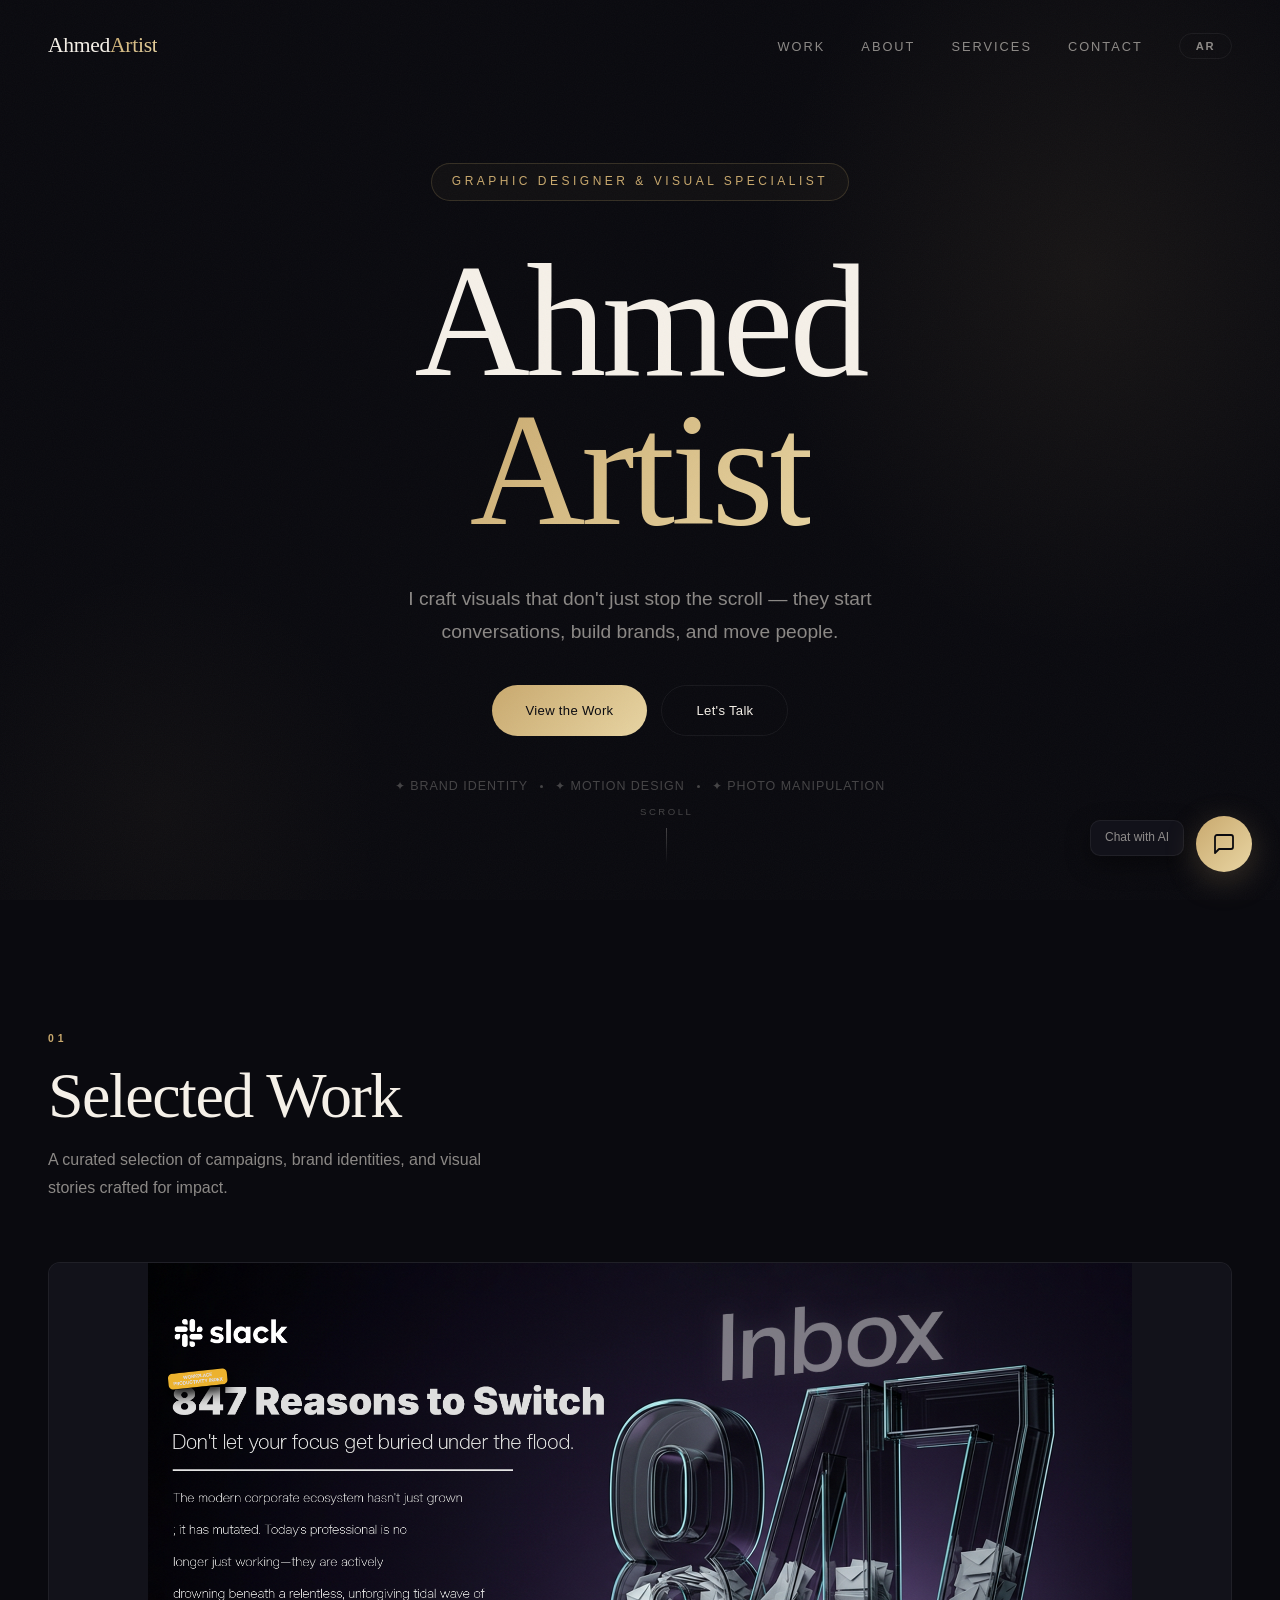
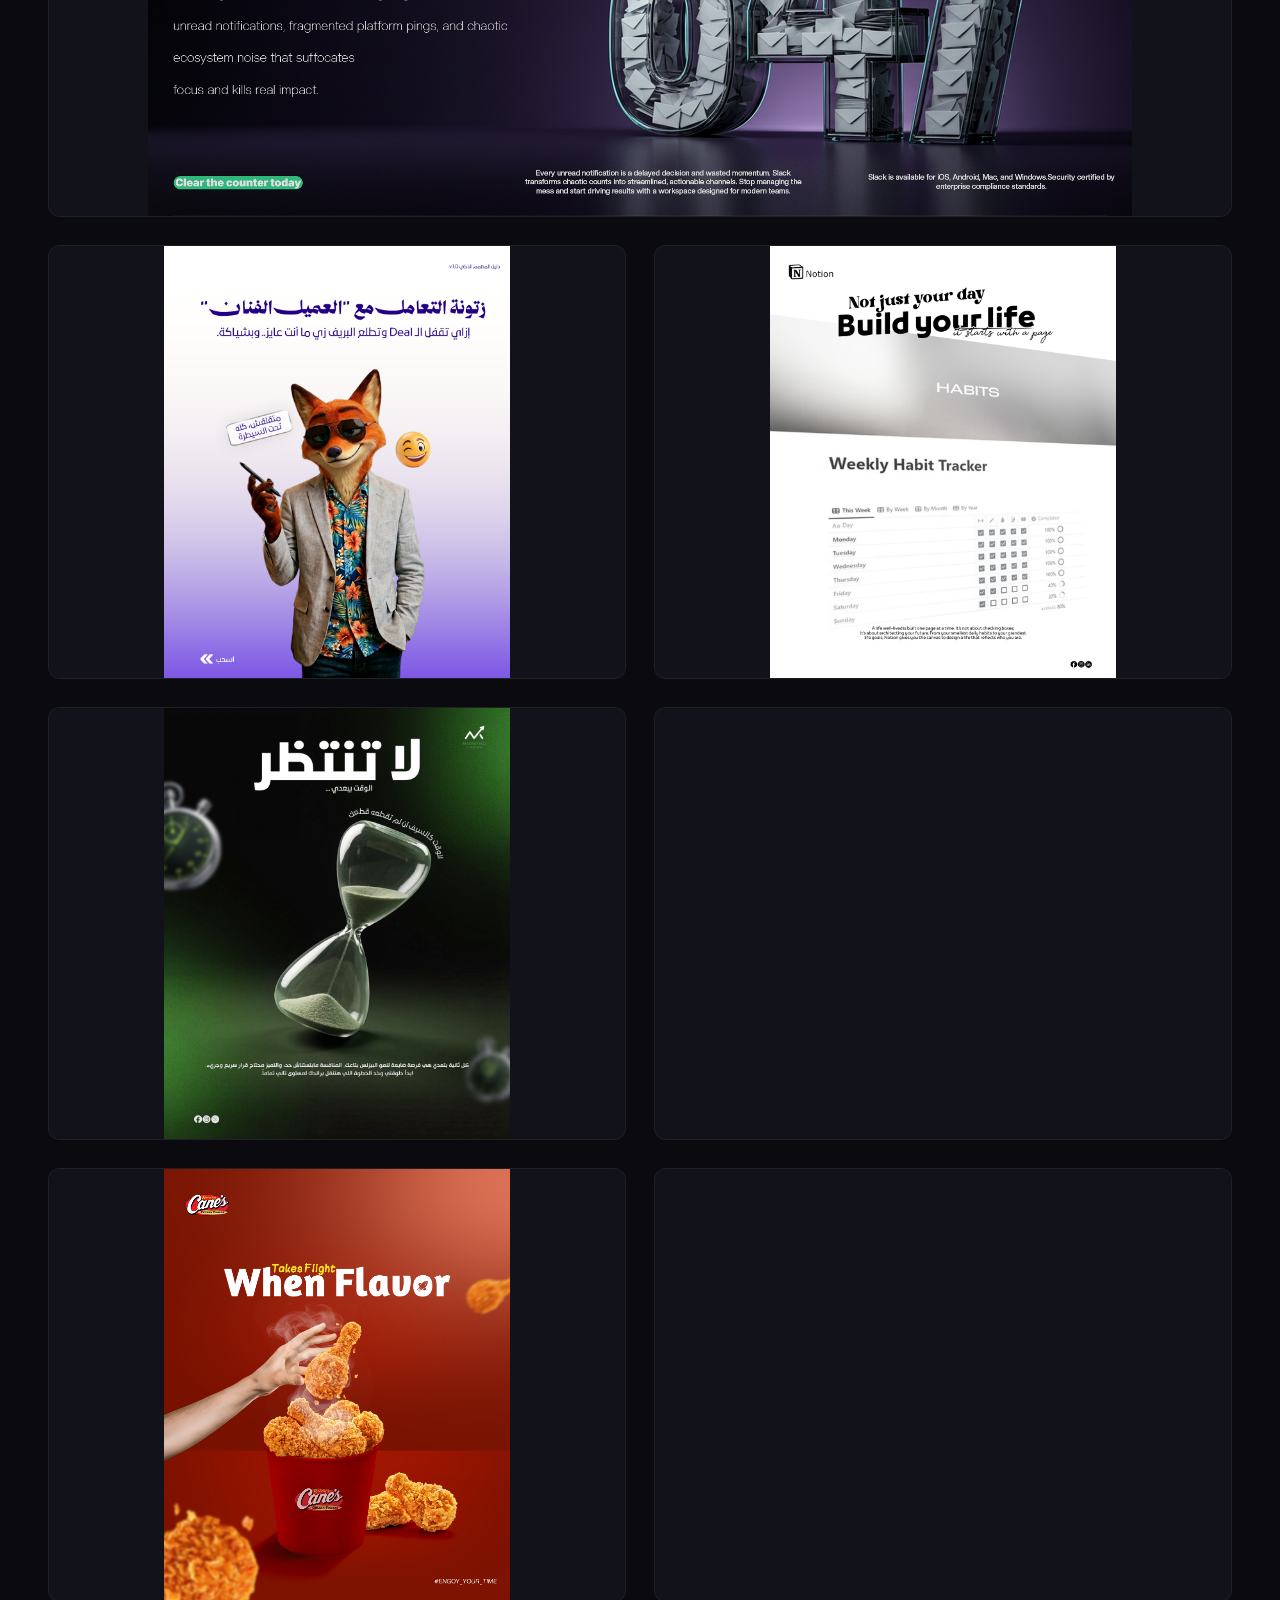
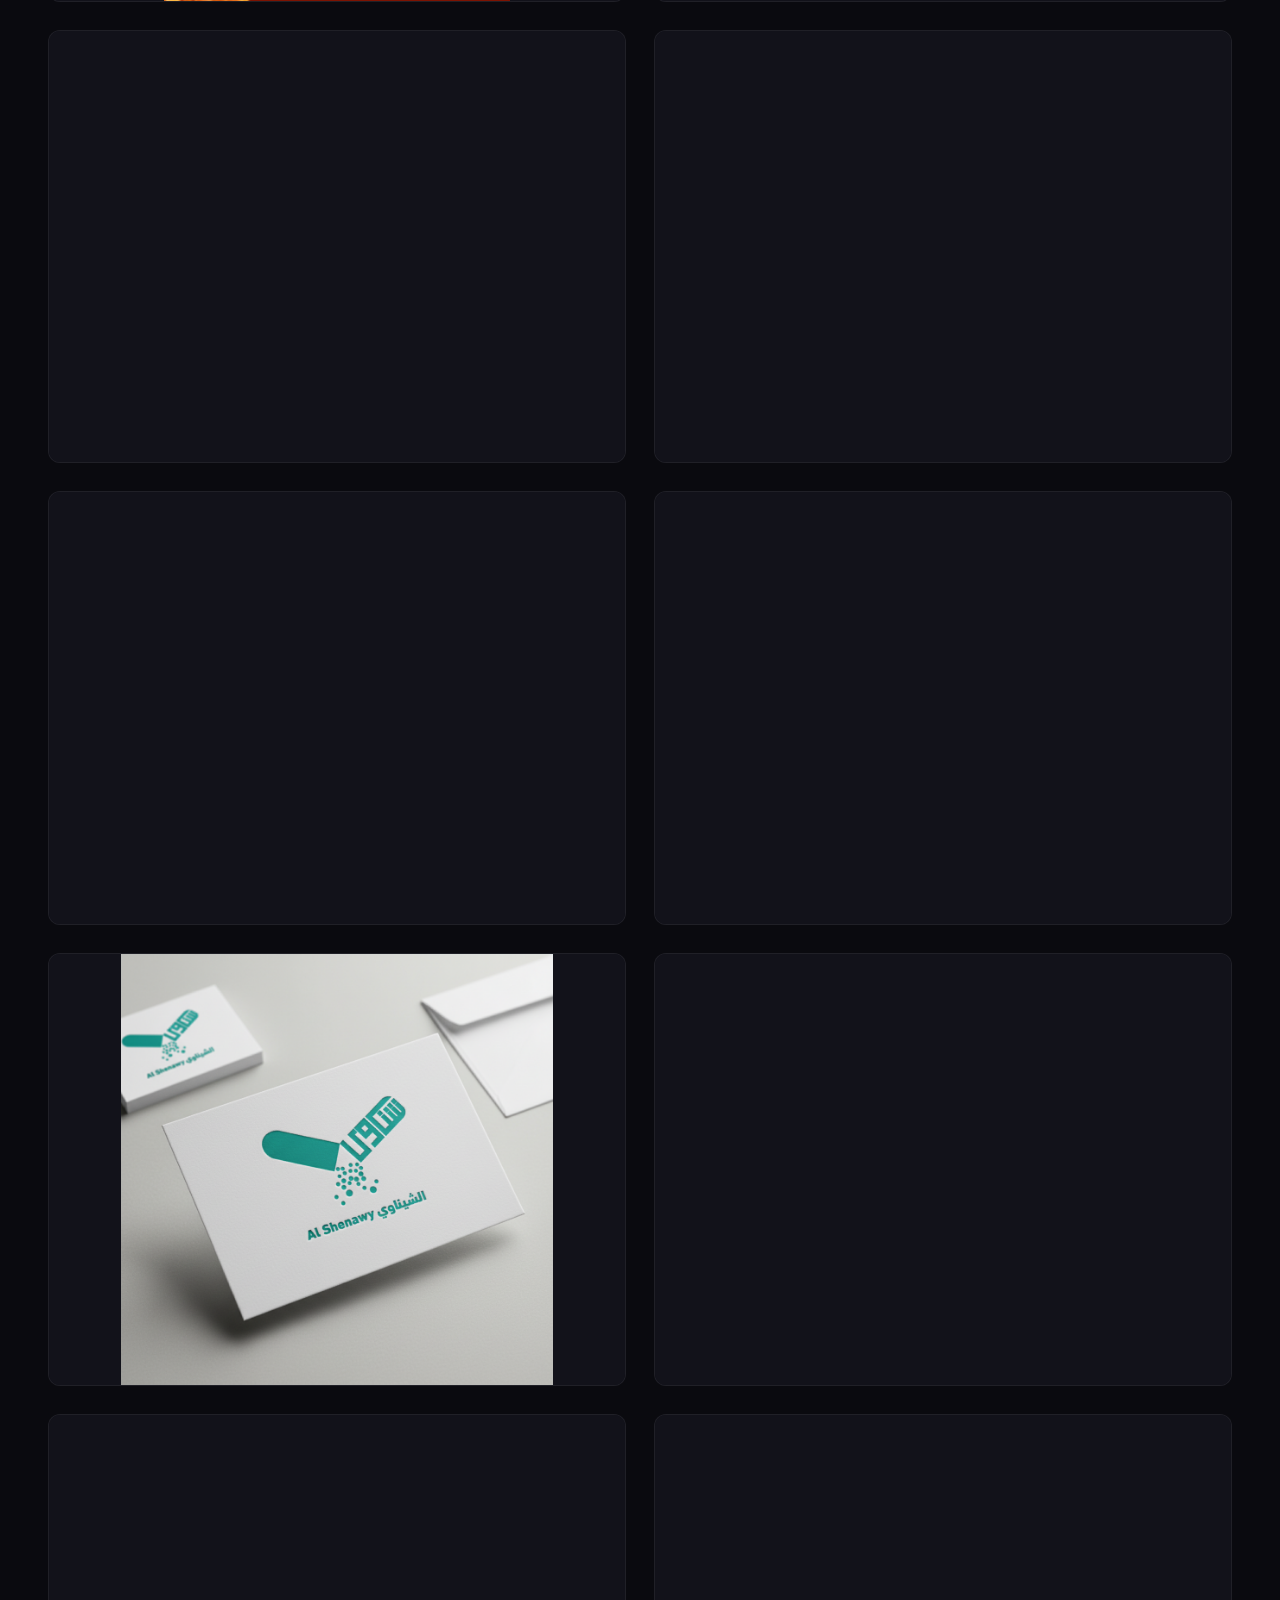
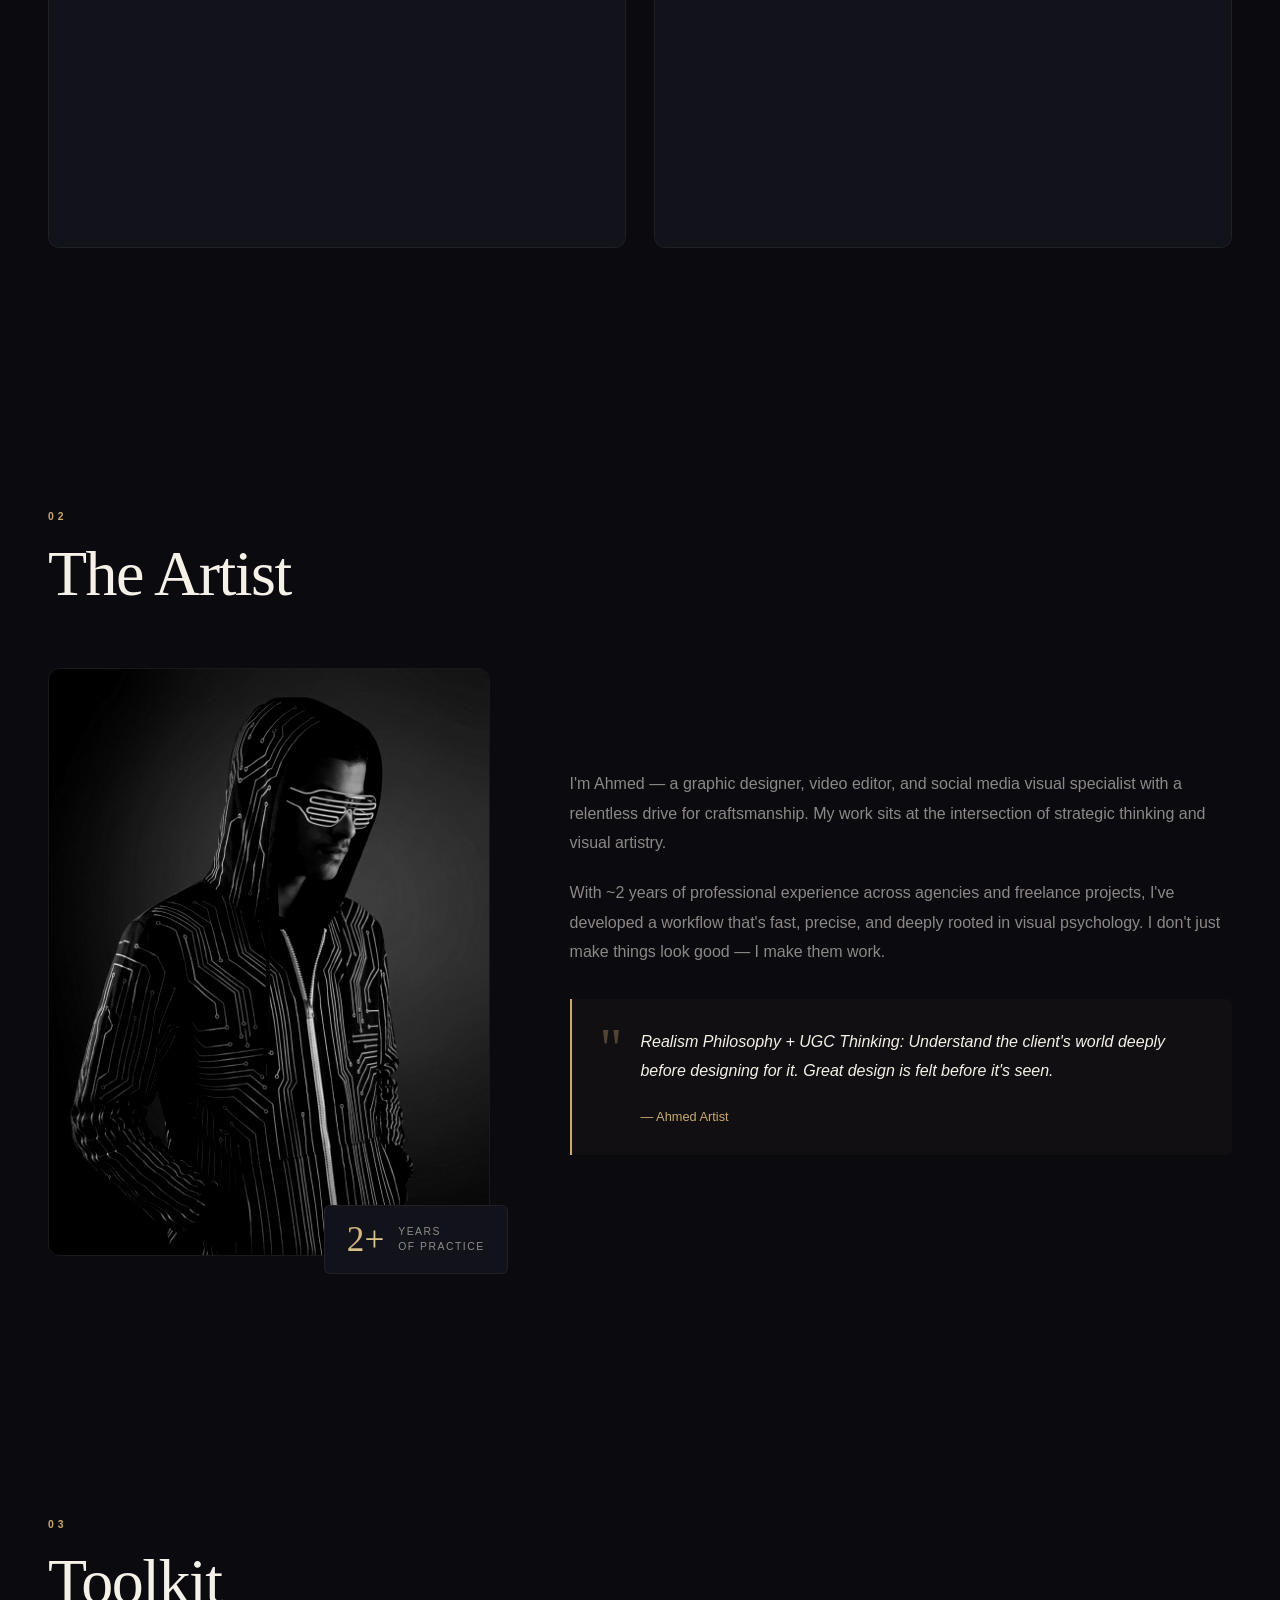
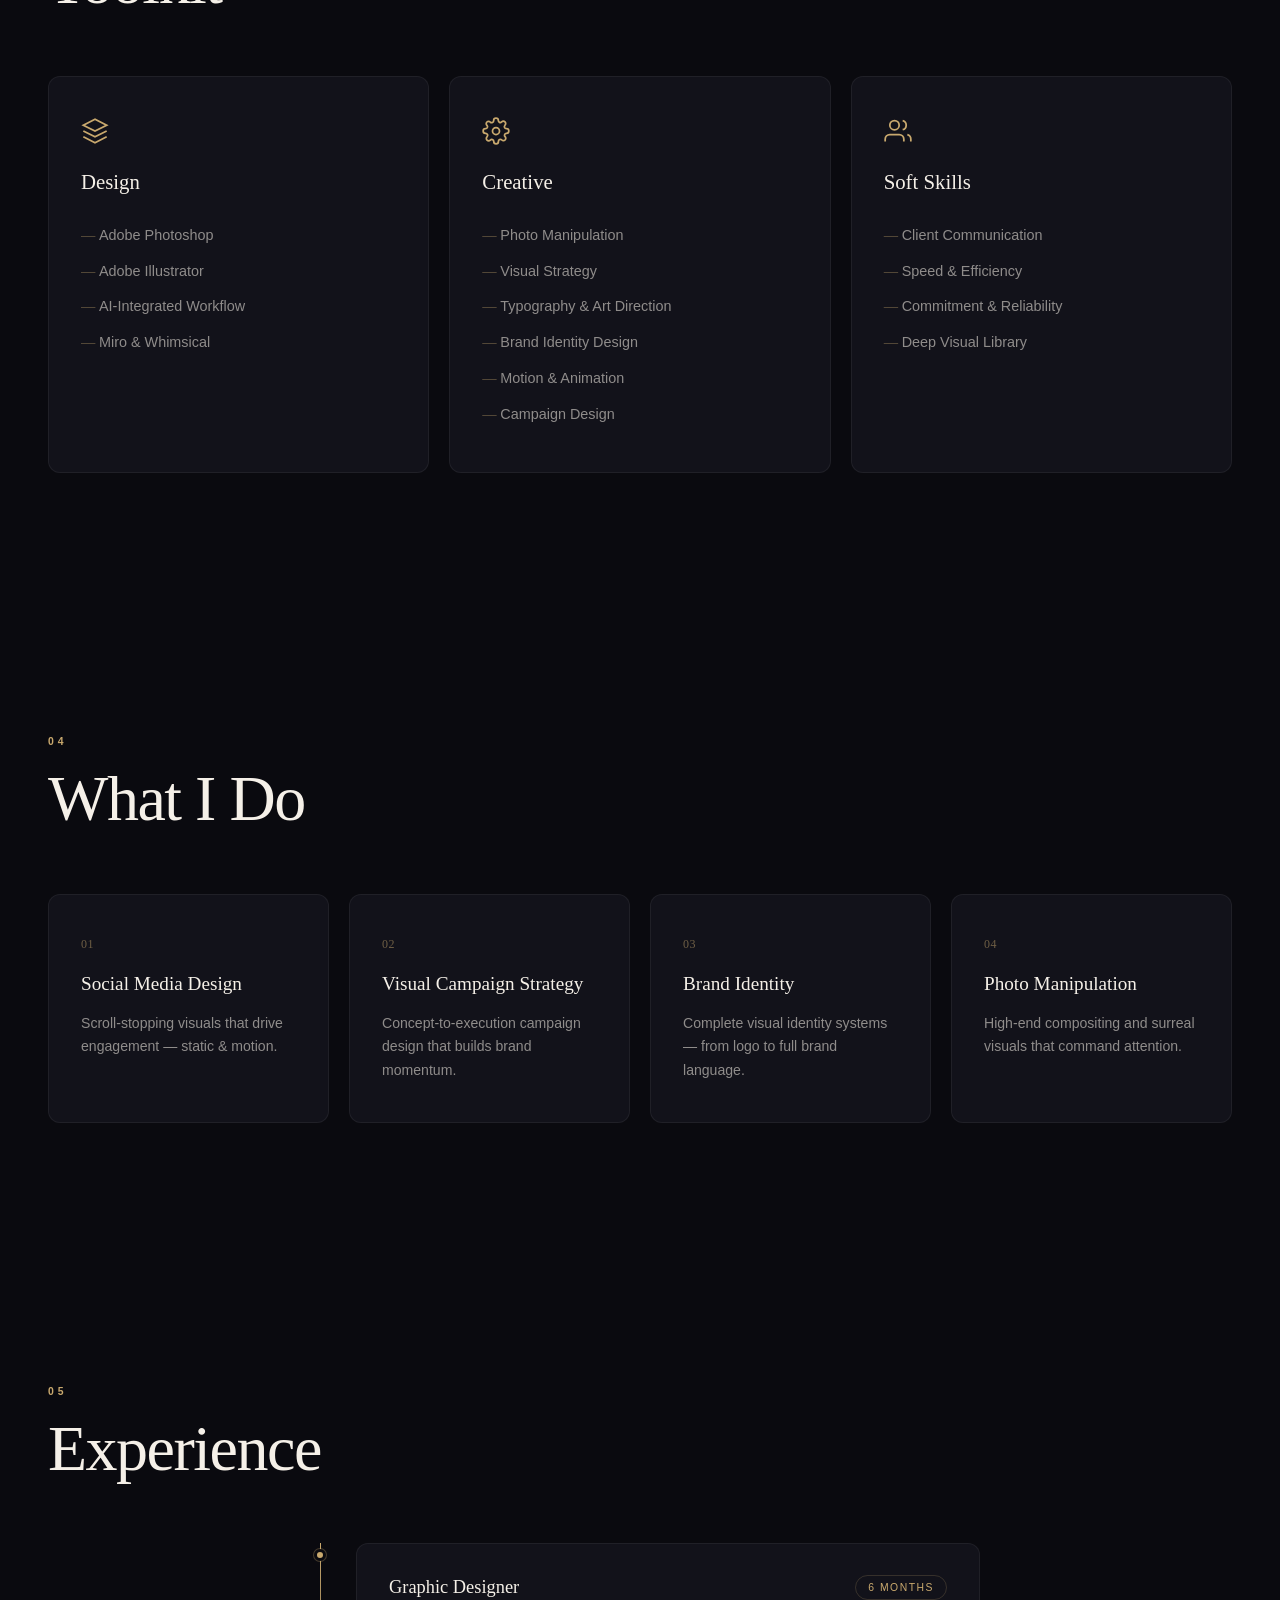
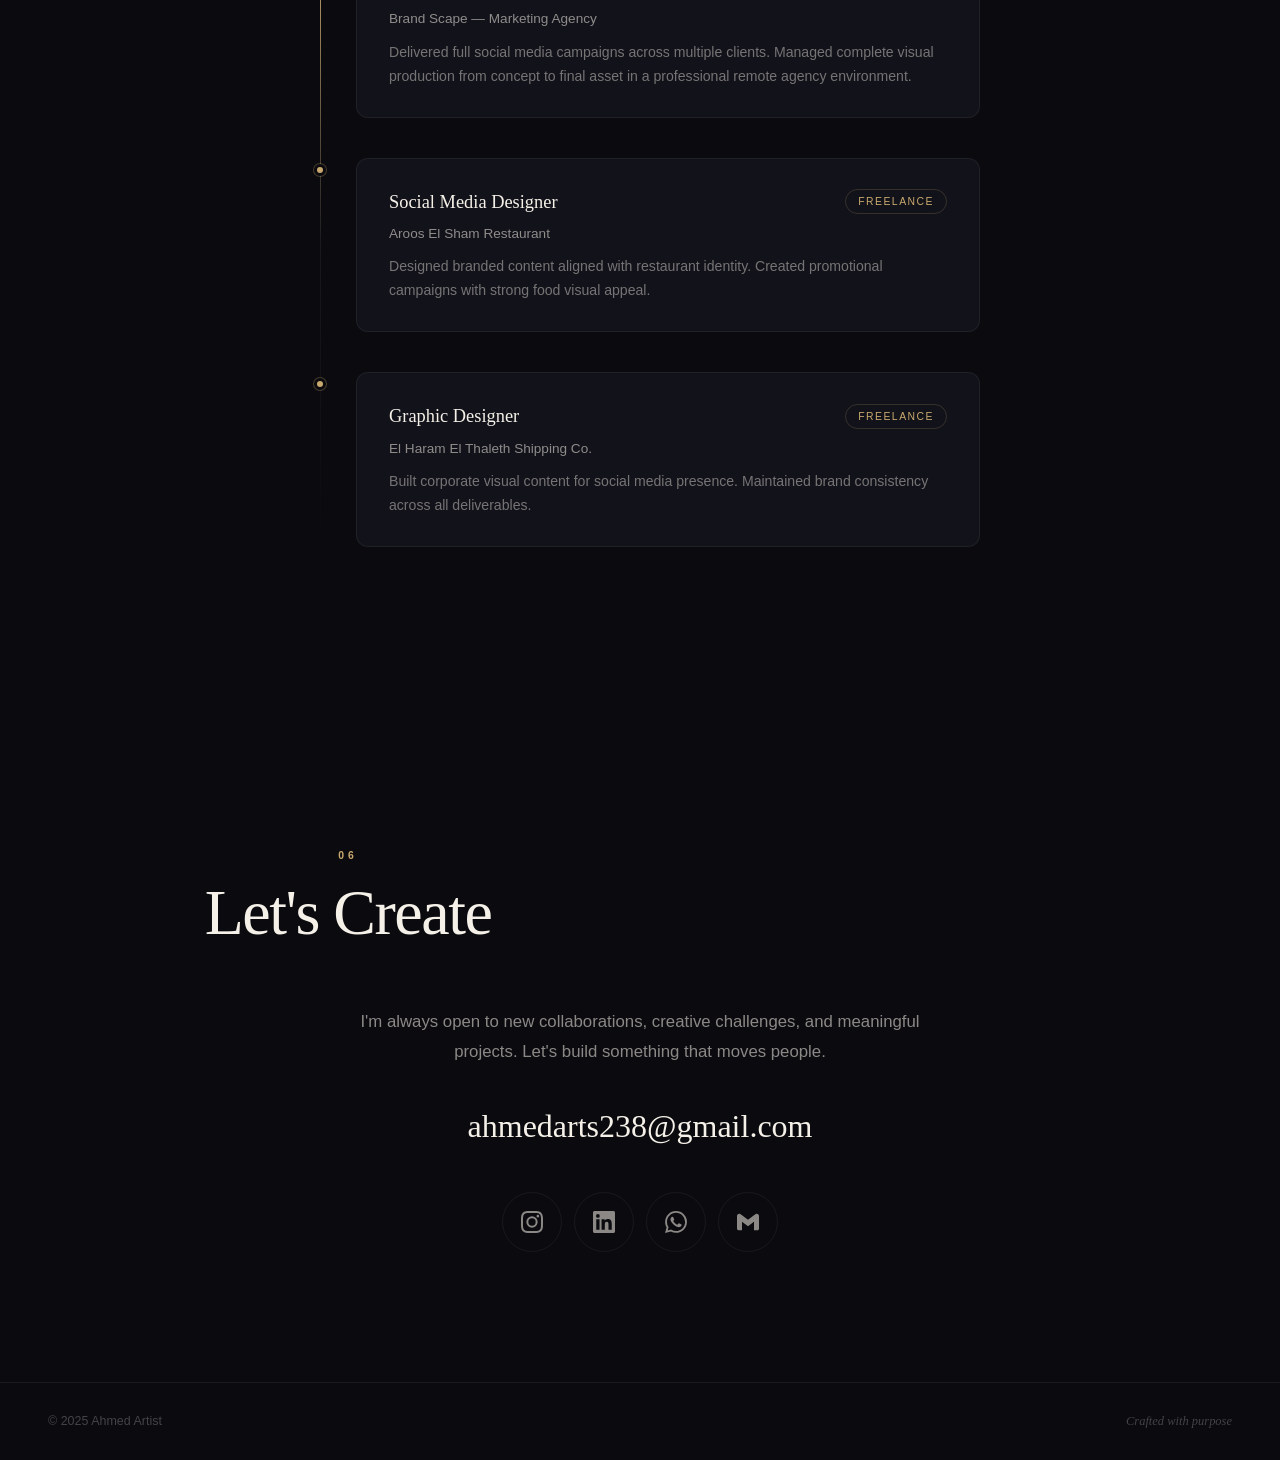
<file: index.html>
<!DOCTYPE html>
<html lang="en" dir="ltr">
<head>
    <meta charset="UTF-8">
    <meta name="viewport" content="width=device-width, initial-scale=1.0">
    <title>Ahmed Artist — Graphic Designer & Visual Specialist | Portfolio</title>
    <meta name="description" content="Portfolio of Ahmed Artist — Graphic Designer, Video Editor &amp; Social Media Visual Specialist. Premium brand identity, motion design, photo manipulation, and visual campaigns crafted for impact.">
    <meta name="author" content="Ahmed Artist">
    <meta name="robots" content="index, follow">
    <meta property="og:title" content="Ahmed Artist — Graphic Designer & Visual Specialist | Portfolio">
    <meta property="og:description" content="Portfolio of Ahmed Artist — Graphic Designer, Video Editor &amp; Social Media Visual Specialist. Premium brand identity, motion design, photo manipulation, and visual campaigns crafted for impact.">
    <meta property="og:type" content="website">
    <meta property="og:url" content="https://ahmedarts238-gif.github.io/ahmedabdullaa/">
    <meta property="og:image" content="https://ahmedarts238-gif.github.io/ahmedabdullaa/ahmed-photo.jpeg">
    <meta property="og:image:width" content="1200">
    <meta property="og:image:height" content="630">
    <meta property="og:locale" content="en_US">
    <meta property="og:site_name" content="Ahmed Artist Portfolio">
    <meta name="twitter:card" content="summary_large_image">
    <meta name="twitter:title" content="Ahmed Artist — Graphic Designer & Visual Specialist | Portfolio">
    <meta name="twitter:description" content="Portfolio of Ahmed Artist — Graphic Designer, Video Editor &amp; Social Media Visual Specialist. Premium brand identity, motion design, photo manipulation, and visual campaigns crafted for impact.">
    <meta name="twitter:image" content="https://ahmedarts238-gif.github.io/ahmedabdullaa/ahmed-photo.jpeg">
    <link rel="canonical" href="https://ahmedarts238-gif.github.io/ahmedabdullaa/">
    <link rel="alternate" hreflang="en" href="https://ahmedarts238-gif.github.io/ahmedabdullaa/">
    <link rel="alternate" hreflang="ar" href="https://ahmedarts238-gif.github.io/ahmedabdullaa/ar">
    <link rel="alternate" hreflang="x-default" href="https://ahmedarts238-gif.github.io/ahmedabdullaa/">
    <script type="application/ld+json">
    {
      "@context": "https://schema.org",
      "@type": "Person",
      "name": "Ahmed Abdullah",
      "givenName": "Ahmed",
      "familyName": "Abdullah",
      "jobTitle": "Graphic Designer &amp; Visual Specialist",
      "url": "https://ahmedarts238-gif.github.io/ahmedabdullaa/",
      "sameAs": [
        "https://www.instagram.com/ahmed_artist1",
        "https://www.linkedin.com/in/ahmed-artist1"
      ],
      "email": "ahmedarts238@gmail.com",
      "image": "https://ahmedarts238-gif.github.io/ahmedabdullaa/ahmed-photo.jpeg",
      "knowsAbout": ["Graphic Design", "Brand Identity", "Social Media Design", "Photo Manipulation", "Motion Design", "Visual Campaign Strategy"]
    }
    </script>
    <meta http-equiv="Content-Security-Policy" content="default-src 'self'; style-src 'self' https://fonts.googleapis.com 'unsafe-inline'; font-src 'self' https://fonts.gstatic.com; img-src 'self' blob: data:; script-src 'self'; connect-src 'self' https://openrouter.ai; base-uri 'self'; form-action 'self'">

    <link rel="preconnect" href="https://fonts.googleapis.com">
    <link rel="preconnect" href="https://fonts.gstatic.com" crossorigin="anonymous">
    <link rel="preload" as="style" href="https://fonts.googleapis.com/css2?family=DM+Sans:opsz,wght@9..40,300;9..40,400;9..40,500;9..40,600&family=DM+Serif+Display:ital@0;1&display=swap" onload="this.rel='stylesheet'">
    <noscript><link href="https://fonts.googleapis.com/css2?family=DM+Sans:opsz,wght@9..40,300;9..40,400;9..40,500;9..40,600&family=DM+Serif+Display:ital@0;1&display=swap" rel="stylesheet"></noscript>
    <link rel="stylesheet" href="css/style.css">
    <link rel="icon" type="image/svg+xml" href="data:image/svg+xml,<svg xmlns='http://www.w3.org/2000/svg' viewBox='0 0 100 100'><text y='.9em' font-size='90'>✦</text></svg>">
    <link rel="icon" type="image/x-icon" href="/favicon.ico" sizes="32x32">
</head>
<body>

    <a href="#main-content" class="skip-link">Skip to content</a>

    <div class="noise" aria-hidden="true"></div>
    <div id="cursor" class="cursor" aria-hidden="true"></div>

    <nav class="nav" id="nav" aria-label="Main navigation">
        <div class="nav-inner">
            <a href="#hero" class="nav-logo">Ahmed<span class="gold">Artist</span></a>
            <ul class="nav-links" id="navLinks" role="list">
                <li><a href="#work" class="nav-link"><span data-hover="Work">Work</span></a></li>
                <li><a href="#about" class="nav-link"><span data-hover="About">About</span></a></li>
                <li><a href="#services" class="nav-link"><span data-hover="Services">Services</span></a></li>
                <li><a href="#contact" class="nav-link"><span data-hover="Contact">Contact</span></a></li>
                <li><button class="lang-btn" id="langToggle">AR</button></li>
            </ul>
            <button class="menu-toggle" id="menuToggle" aria-label="Menu" aria-controls="navLinks" aria-expanded="false">
                <span></span><span></span>
            </button>
        </div>
    </nav>

    <main id="main-content">
        <section id="hero" class="hero">
            <div class="hero-bg">
                <div class="hero-gradient"></div>
                <div class="hero-orbe"></div>
            </div>
            <div class="hero-content">
                <div class="hero-label-wrap">
                    <span class="hero-label" data-i18n="hero-label">Graphic Designer & Visual Specialist</span>
                </div>
                <h1 class="hero-title" aria-label="Ahmed Artist">
                    <span class="hero-line hero-line--first">Ahmed</span>
                    <span class="hero-line hero-line--last"><span class="gold">Artist</span></span>
                </h1>
                <p class="hero-desc" data-i18n="hero-desc">I craft visuals that don't just stop the scroll — they start conversations, build brands, and move people.</p>
                <div class="hero-cta">
                    <a href="#work" class="btn" data-i18n="cta-work">View the Work</a>
                    <a href="#contact" class="btn btn-outline" data-i18n="cta-talk">Let's Talk</a>
                </div>
                <div class="hero-meta">
                    <span data-i18n="hero-meta-1">✦ Brand Identity</span>
                    <span class="hero-meta-dot" aria-hidden="true"></span>
                    <span data-i18n="hero-meta-2">✦ Motion Design</span>
                    <span class="hero-meta-dot" aria-hidden="true"></span>
                    <span data-i18n="hero-meta-3">✦ Photo Manipulation</span>
                </div>
            </div>
            <div class="hero-scroll">
                <span>Scroll</span>
                <div class="scroll-line"></div>
            </div>
        </section>

        <section id="work" class="section work">
            <div class="section-header">
                <span class="section-number" data-i18n="section-work-num">01</span>
                <h2 class="section-title" data-i18n="section-work-title">Selected Work</h2>
                <p class="section-desc" data-i18n="section-work-desc">A curated selection of campaigns, brand identities, and visual stories crafted for impact.</p>
            </div>
            <div class="work-grid" id="workGrid">
            </div>
        </section>

        <section id="about" class="section about">
            <div class="section-header">
                <span class="section-number" data-i18n="section-about-num">02</span>
                <h2 class="section-title" data-i18n="section-about-title">The Artist</h2>
            </div>
            <div class="about-grid">
                <div class="about-visual">
                    <div class="about-frame">
                        <img src="./ahmed-photo.jpeg" alt="Ahmed Artist — Graphic Designer and Visual Specialist" loading="lazy" decoding="async">
                    </div>
                    <div class="about-badge">
                        <span class="about-badge-num" data-i18n="badge-num">2+</span>
                        <span class="about-badge-label" data-i18n="badge-label">Years<br>of Practice</span>
                    </div>
                </div>
                <div class="about-text">
                    <p data-i18n="about-p1">I'm Ahmed — a graphic designer, video editor, and social media visual specialist with a relentless drive for craftsmanship. My work sits at the intersection of strategic thinking and visual artistry.</p>
                    <p data-i18n="about-p2">With ~2 years of professional experience across agencies and freelance projects, I've developed a workflow that's fast, precise, and deeply rooted in visual psychology. I don't just make things look good — I make them work.</p>
                    <div class="about-block">
                        <div class="about-block-icon">"</div>
                        <div>
                            <p class="about-block-text" data-i18n="about-philosophy">Realism Philosophy + UGC Thinking: Understand the client's world deeply before designing for it. Great design is felt before it's seen.</p>
                            <span class="about-block-author" data-i18n="about-author">— Ahmed Artist</span>
                        </div>
                    </div>
                </div>
            </div>
        </section>

        <section class="section skills">
            <div class="section-header">
                <span class="section-number" data-i18n="section-skills-num">03</span>
                <h2 class="section-title" data-i18n="section-skills-title">Toolkit</h2>
            </div>
            <div class="skills-grid">
                <div class="skill-card">
                    <div class="skill-card-icon">
                        <svg viewBox="0 0 24 24" fill="none" stroke="currentColor" stroke-width="1.5"><path d="M12 2L2 7l10 5 10-5-10-5z"/><path d="M2 17l10 5 10-5"/><path d="M2 12l10 5 10-5"/></svg>
                    </div>
                    <h3 data-i18n="skill-design">Design</h3>
                    <ul>
                        <li>Adobe Photoshop</li>
                        <li>Adobe Illustrator</li>
                        <li>AI-Integrated Workflow</li>
                        <li>Miro & Whimsical</li>
                    </ul>
                </div>
                <div class="skill-card">
                    <div class="skill-card-icon">
                        <svg viewBox="0 0 24 24" fill="none" stroke="currentColor" stroke-width="1.5"><circle cx="12" cy="12" r="3"/><path d="M19.4 15a1.65 1.65 0 0 0 .33 1.82l.06.06a2 2 0 0 1 0 2.83 2 2 0 0 1-2.83 0l-.06-.06a1.65 1.65 0 0 0-1.82-.33 1.65 1.65 0 0 0-1 1.51V21a2 2 0 0 1-2 2 2 2 0 0 1-2-2v-.09A1.65 1.65 0 0 0 9 19.4a1.65 1.65 0 0 0-1.82.33l-.06.06a2 2 0 0 1-2.83 0 2 2 0 0 1 0-2.83l.06-.06A1.65 1.65 0 0 0 4.68 15a1.65 1.65 0 0 0-1.51-1H3a2 2 0 0 1-2-2 2 2 0 0 1 2-2h.09A1.65 1.65 0 0 0 4.6 9a1.65 1.65 0 0 0-.33-1.82l-.06-.06a2 2 0 0 1 0-2.83 2 2 0 0 1 2.83 0l.06.06A1.65 1.65 0 0 0 9 4.68a1.65 1.65 0 0 0 1-1.51V3a2 2 0 0 1 2-2 2 2 0 0 1 2 2v.09a1.65 1.65 0 0 0 1 1.51 1.65 1.65 0 0 0 1.82-.33l.06-.06a2 2 0 0 1 2.83 0 2 2 0 0 1 0 2.83l-.06.06a1.65 1.65 0 0 0-.33 1.82V9a1.65 1.65 0 0 0 1.51 1H21a2 2 0 0 1 2 2 2 2 0 0 1-2 2h-.09a1.65 1.65 0 0 0-1.51 1z"/></svg>
                    </div>
                    <h3 data-i18n="skill-creative">Creative</h3>
                    <ul>
                        <li>Photo Manipulation</li>
                        <li>Visual Strategy</li>
                        <li>Typography & Art Direction</li>
                        <li>Brand Identity Design</li>
                        <li>Motion & Animation</li>
                        <li>Campaign Design</li>
                    </ul>
                </div>
                <div class="skill-card">
                    <div class="skill-card-icon">
                        <svg viewBox="0 0 24 24" fill="none" stroke="currentColor" stroke-width="1.5"><path d="M17 21v-2a4 4 0 0 0-4-4H5a4 4 0 0 0-4 4v2"/><circle cx="9" cy="7" r="4"/><path d="M23 21v-2a4 4 0 0 0-3-3.87"/><path d="M16 3.13a4 4 0 0 1 0 7.75"/></svg>
                    </div>
                    <h3 data-i18n="skill-soft">Soft Skills</h3>
                    <ul>
                        <li>Client Communication</li>
                        <li>Speed & Efficiency</li>
                        <li>Commitment & Reliability</li>
                        <li>Deep Visual Library</li>
                    </ul>
                </div>
            </div>
        </section>

        <section class="section services">
            <div class="section-header">
                <span class="section-number" data-i18n="section-services-num">04</span>
                <h2 class="section-title" data-i18n="section-services-title">What I Do</h2>
            </div>
            <div class="services-grid">
                <div class="service-card">
                    <div class="service-card-num">01</div>
                    <h3>Social Media Design</h3>
                    <p>Scroll-stopping visuals that drive engagement — static & motion.</p>
                </div>
                <div class="service-card">
                    <div class="service-card-num">02</div>
                    <h3>Visual Campaign Strategy</h3>
                    <p>Concept-to-execution campaign design that builds brand momentum.</p>
                </div>
                <div class="service-card">
                    <div class="service-card-num">03</div>
                    <h3>Brand Identity</h3>
                    <p>Complete visual identity systems — from logo to full brand language.</p>
                </div>
                <div class="service-card">
                    <div class="service-card-num">04</div>
                    <h3>Photo Manipulation</h3>
                    <p>High-end compositing and surreal visuals that command attention.</p>
                </div>
            </div>
        </section>

        <section class="section experience">
            <div class="section-header">
                <span class="section-number" data-i18n="section-exp-num">05</span>
                <h2 class="section-title" data-i18n="section-exp-title">Experience</h2>
            </div>
            <div class="timeline">
                <div class="timeline-item">
                    <div class="timeline-dot"></div>
                    <div class="timeline-card">
                        <div class="timeline-head">
                            <h3>Graphic Designer</h3>
                            <span class="timeline-tag">6 months</span>
                        </div>
                        <h4>Brand Scape — Marketing Agency</h4>
                        <p>Delivered full social media campaigns across multiple clients. Managed complete visual production from concept to final asset in a professional remote agency environment.</p>
                    </div>
                </div>
                <div class="timeline-item">
                    <div class="timeline-dot"></div>
                    <div class="timeline-card">
                        <div class="timeline-head">
                            <h3>Social Media Designer</h3>
                            <span class="timeline-tag">Freelance</span>
                        </div>
                        <h4>Aroos El Sham Restaurant</h4>
                        <p>Designed branded content aligned with restaurant identity. Created promotional campaigns with strong food visual appeal.</p>
                    </div>
                </div>
                <div class="timeline-item">
                    <div class="timeline-dot"></div>
                    <div class="timeline-card">
                        <div class="timeline-head">
                            <h3>Graphic Designer</h3>
                            <span class="timeline-tag">Freelance</span>
                        </div>
                        <h4>El Haram El Thaleth Shipping Co.</h4>
                        <p>Built corporate visual content for social media presence. Maintained brand consistency across all deliverables.</p>
                    </div>
                </div>
            </div>
        </section>

        <section id="contact" class="section contact">
            <div class="section-header">
                <span class="section-number" data-i18n="section-contact-num">06</span>
                <h2 class="section-title" data-i18n="section-contact-title">Let's Create</h2>
            </div>
            <div class="contact-body">
                <p class="contact-text" data-i18n="contact-text">I'm always open to new collaborations, creative challenges, and meaningful projects. Let's build something that moves people.</p>
                <a href="mailto:ahmedarts238@gmail.com" class="contact-email" data-i18n="contact-email">ahmedarts238@gmail.com</a>
                <div class="contact-socials">
                    <a href="https://www.instagram.com/ahmed_artist1/" target="_blank" rel="noopener noreferrer" class="contact-social-link" data-label="Instagram" aria-label="Instagram">
                        <svg viewBox="0 0 24 24"><path d="M12 2.163c3.204 0 3.584.012 4.85.07 3.252.148 4.771 1.691 4.919 4.919.058 1.265.069 1.645.069 4.849 0 3.205-.012 3.584-.069 4.849-.149 3.225-1.664 4.771-4.919 4.919-1.266.058-1.644.07-4.85.07-3.204 0-3.584-.012-4.849-.07-3.26-.149-4.771-1.699-4.919-4.92-.058-1.265-.07-1.644-.07-4.849 0-3.204.013-3.583.07-4.849.149-3.227 1.664-4.771 4.919-4.919 1.266-.057 1.645-.069 4.849-.069zM12 0C8.741 0 8.333.014 7.053.072 2.695.272.273 2.69.073 7.052.014 8.333 0 8.741 0 12c0 3.259.014 3.668.072 4.948.2 4.358 2.618 6.78 6.98 6.98C8.333 23.986 8.741 24 12 24c3.259 0 3.668-.014 4.948-.072 4.354-.2 6.782-2.618 6.979-6.98.059-1.28.073-1.689.073-4.948 0-3.259-.014-3.667-.072-4.947-.196-4.354-2.617-6.78-6.979-6.98C15.668.014 15.259 0 12 0zm0 5.838a6.162 6.162 0 100 12.324 6.162 6.162 0 000-12.324zM12 16a4 4 0 110-8 4 4 0 010 8zm6.406-11.845a1.44 1.44 0 100 2.881 1.44 1.44 0 000-2.881z"/></svg>
                    </a>
                    <a href="https://www.linkedin.com/in/ahmed-artist1/" target="_blank" rel="noopener noreferrer" class="contact-social-link" data-label="LinkedIn" aria-label="LinkedIn">
                        <svg viewBox="0 0 24 24"><path d="M20.447 20.452h-3.554v-5.569c0-1.328-.027-3.037-1.852-3.037-1.853 0-2.136 1.445-2.136 2.939v5.667H9.351V9h3.414v1.561h.046c.477-.9 1.637-1.85 3.37-1.85 3.601 0 4.267 2.37 4.267 5.455v6.286zM5.337 7.433a2.062 2.062 0 01-2.063-2.065 2.064 2.064 0 112.063 2.065zm1.782 13.019H3.555V9h3.564v11.452zM22.225 0H1.771C.792 0 0 .774 0 1.729v20.542C0 23.227.792 24 1.771 24h20.451C23.2 24 24 23.227 24 22.271V1.729C24 .774 23.2 0 22.222 0h.003z"/></svg>
                    </a>
                    <a href="https://wa.me/201024807590" target="_blank" rel="noopener noreferrer" class="contact-social-link" data-label="WhatsApp" aria-label="WhatsApp">
                        <svg viewBox="0 0 24 24"><path d="M17.472 14.382c-.297-.149-1.758-.867-2.03-.967-.273-.099-.471-.148-.67.15-.197.297-.767.966-.94 1.164-.173.199-.347.223-.644.075-.297-.15-1.255-.463-2.39-1.475-.883-.788-1.48-1.761-1.653-2.059-.173-.297-.018-.458.13-.606.134-.133.298-.347.446-.52.149-.174.198-.298.298-.497.099-.198.05-.371-.025-.52-.075-.149-.669-1.612-.916-2.207-.242-.579-.487-.5-.669-.51-.173-.008-.371-.01-.57-.01-.198 0-.52.074-.792.372-.272.297-1.04 1.016-1.04 2.479 0 1.462 1.065 2.875 1.213 3.074.149.198 2.096 3.2 5.077 4.487.709.306 1.262.489 1.694.625.712.227 1.36.195 1.871.118.571-.085 1.758-.719 2.006-1.413.248-.694.248-1.289.173-1.413-.074-.124-.272-.198-.57-.347m-5.421 7.403h-.004a9.87 9.87 0 01-5.031-1.378l-.361-.214-3.741.982.998-3.648-.235-.374a9.86 9.86 0 01-1.51-5.26c.001-5.45 4.436-9.884 9.888-9.884 2.64 0 5.122 1.03 6.988 2.898a9.825 9.825 0 012.893 6.994c-.003 5.45-4.437 9.884-9.885 9.884m8.413-18.297A11.815 11.815 0 0012.05 0C5.495 0 .16 5.335.157 11.892c0 2.096.547 4.142 1.588 5.945L.057 24l6.305-1.654a11.882 11.882 0 005.683 1.448h.005c6.554 0 11.89-5.335 11.893-11.893a11.821 11.821 0 00-3.48-8.413z"/></svg>
                    </a>
                    <a href="https://mail.google.com/mail/?view=cm&to=ahmedarts238@gmail.com" target="_blank" rel="noopener noreferrer" class="contact-social-link" data-label="Email" aria-label="Email">
                        <svg viewBox="0 0 24 24"><path d="M24 5.457v13.909c0 .904-.732 1.636-1.636 1.636h-3.819V11.73L12 16.64l-6.545-4.91v9.273H1.636A1.636 1.636 0 010 19.366V5.457c0-2.023 2.309-3.178 3.927-1.964L5.455 4.64 12 9.548l6.545-4.91 1.528-1.145C21.691 2.28 24 3.434 24 5.457z"/></svg>
                    </a>
                </div>
            </div>
        </section>
    </main>

    <footer class="footer">
        <div class="footer-inner">
            <span class="footer-copy" data-i18n="footer-copy">© 2025 Ahmed Artist</span>
            <span class="footer-quote" data-i18n="footer-quote">Crafted with purpose</span>
        </div>
    </footer>

    <div class="modal" id="projectModal" role="dialog" aria-modal="true" aria-label="Project details">
        <div class="modal-overlay" id="modalOverlay"></div>
        <div class="modal-content">
            <button class="modal-close" id="modalClose" aria-label="Close">
                <svg viewBox="0 0 24 24" fill="none" stroke="currentColor" stroke-width="1.5"><line x1="18" y1="6" x2="6" y2="18"/><line x1="6" y1="6" x2="18" y2="18"/></svg>
            </button>
            <div class="modal-body" id="modalBody"></div>
        </div>
    </div>

    <script src="js/script.js"></script>
    <script src="chatbot-loader.js"></script>
</body>
</html>
</file>
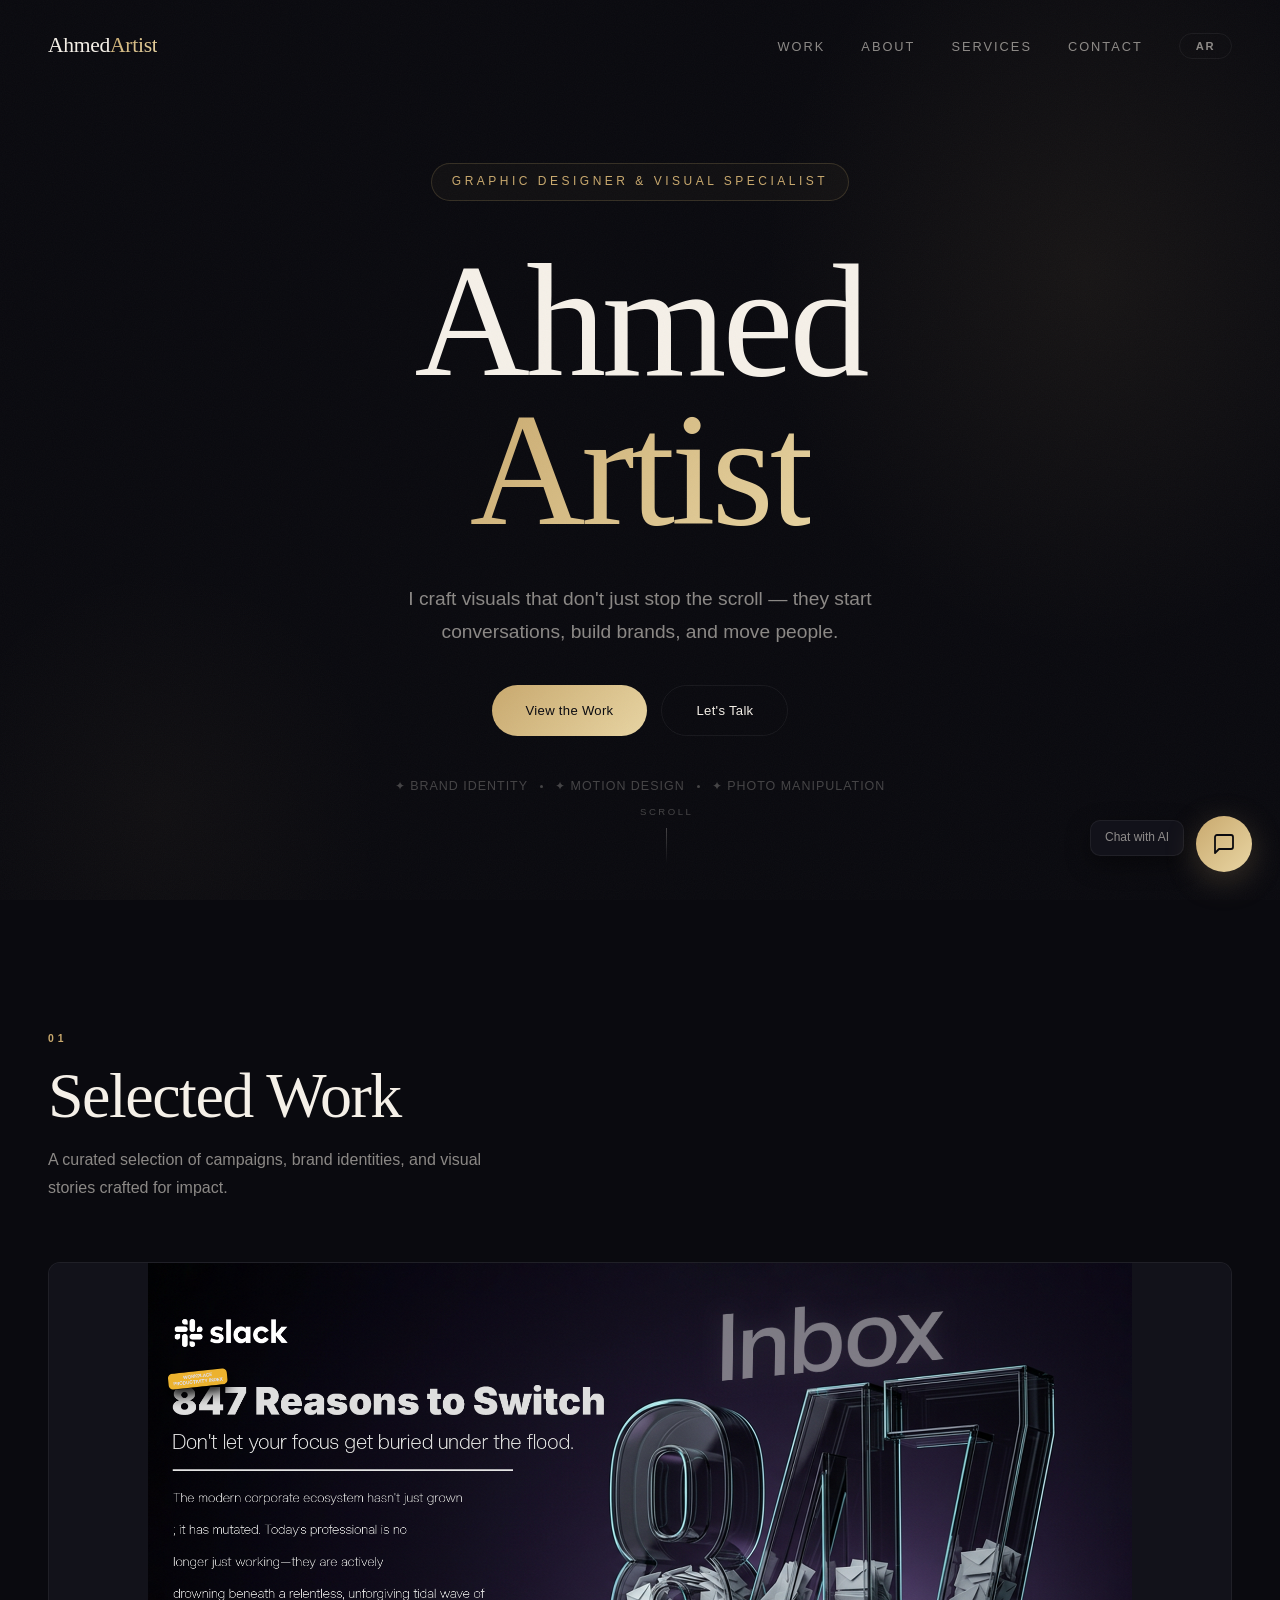
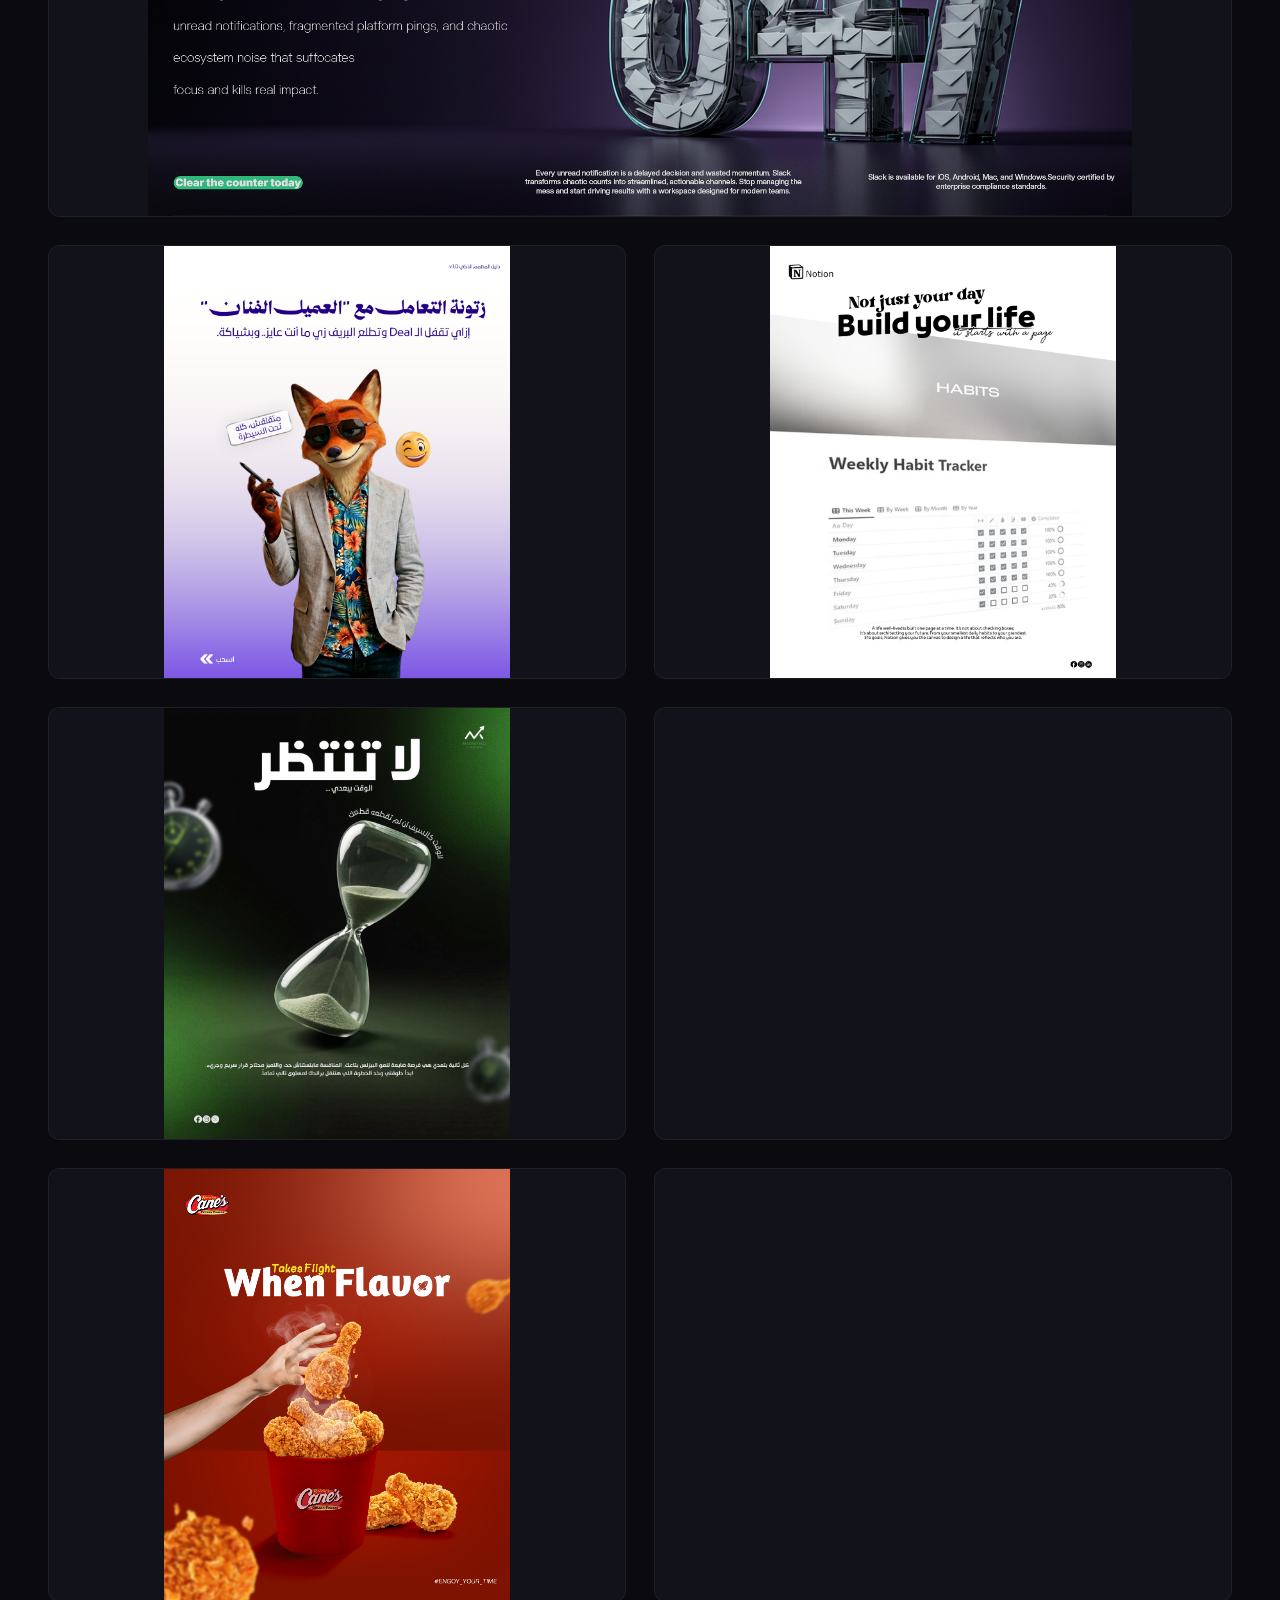
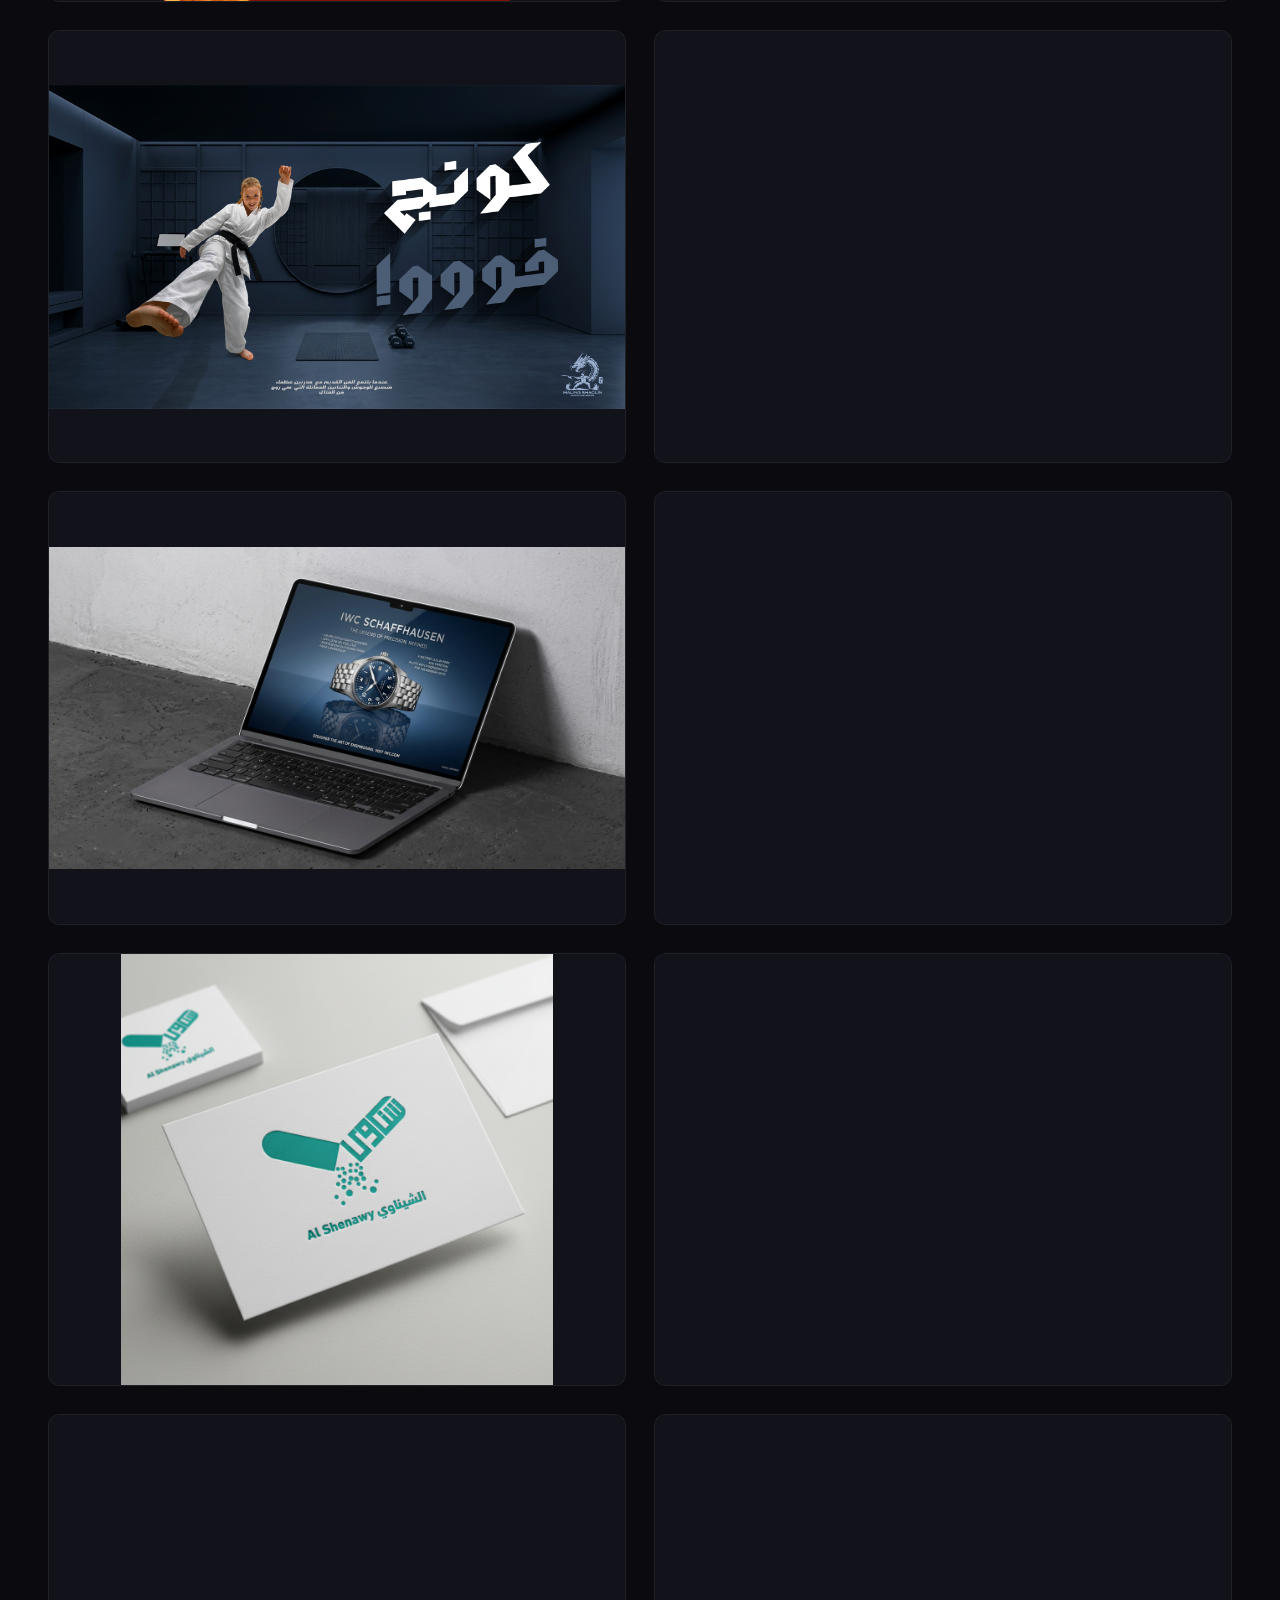
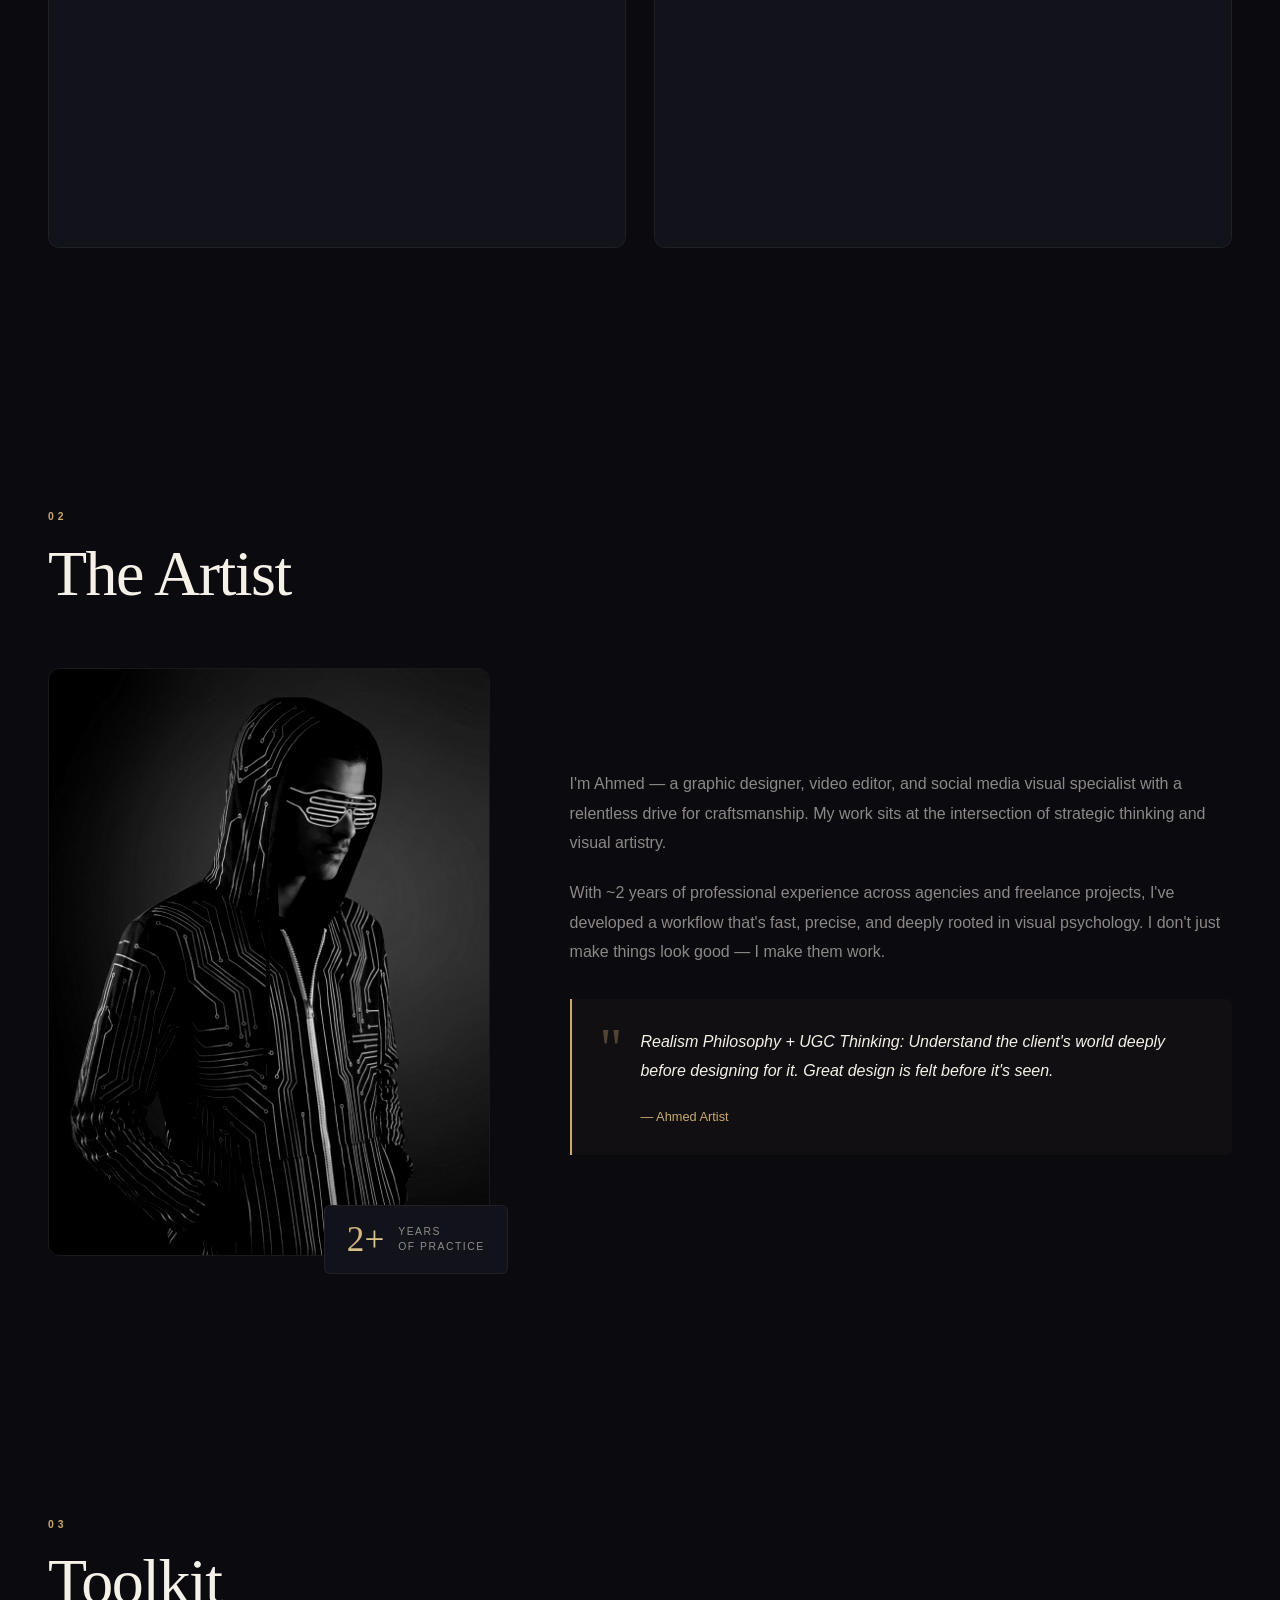
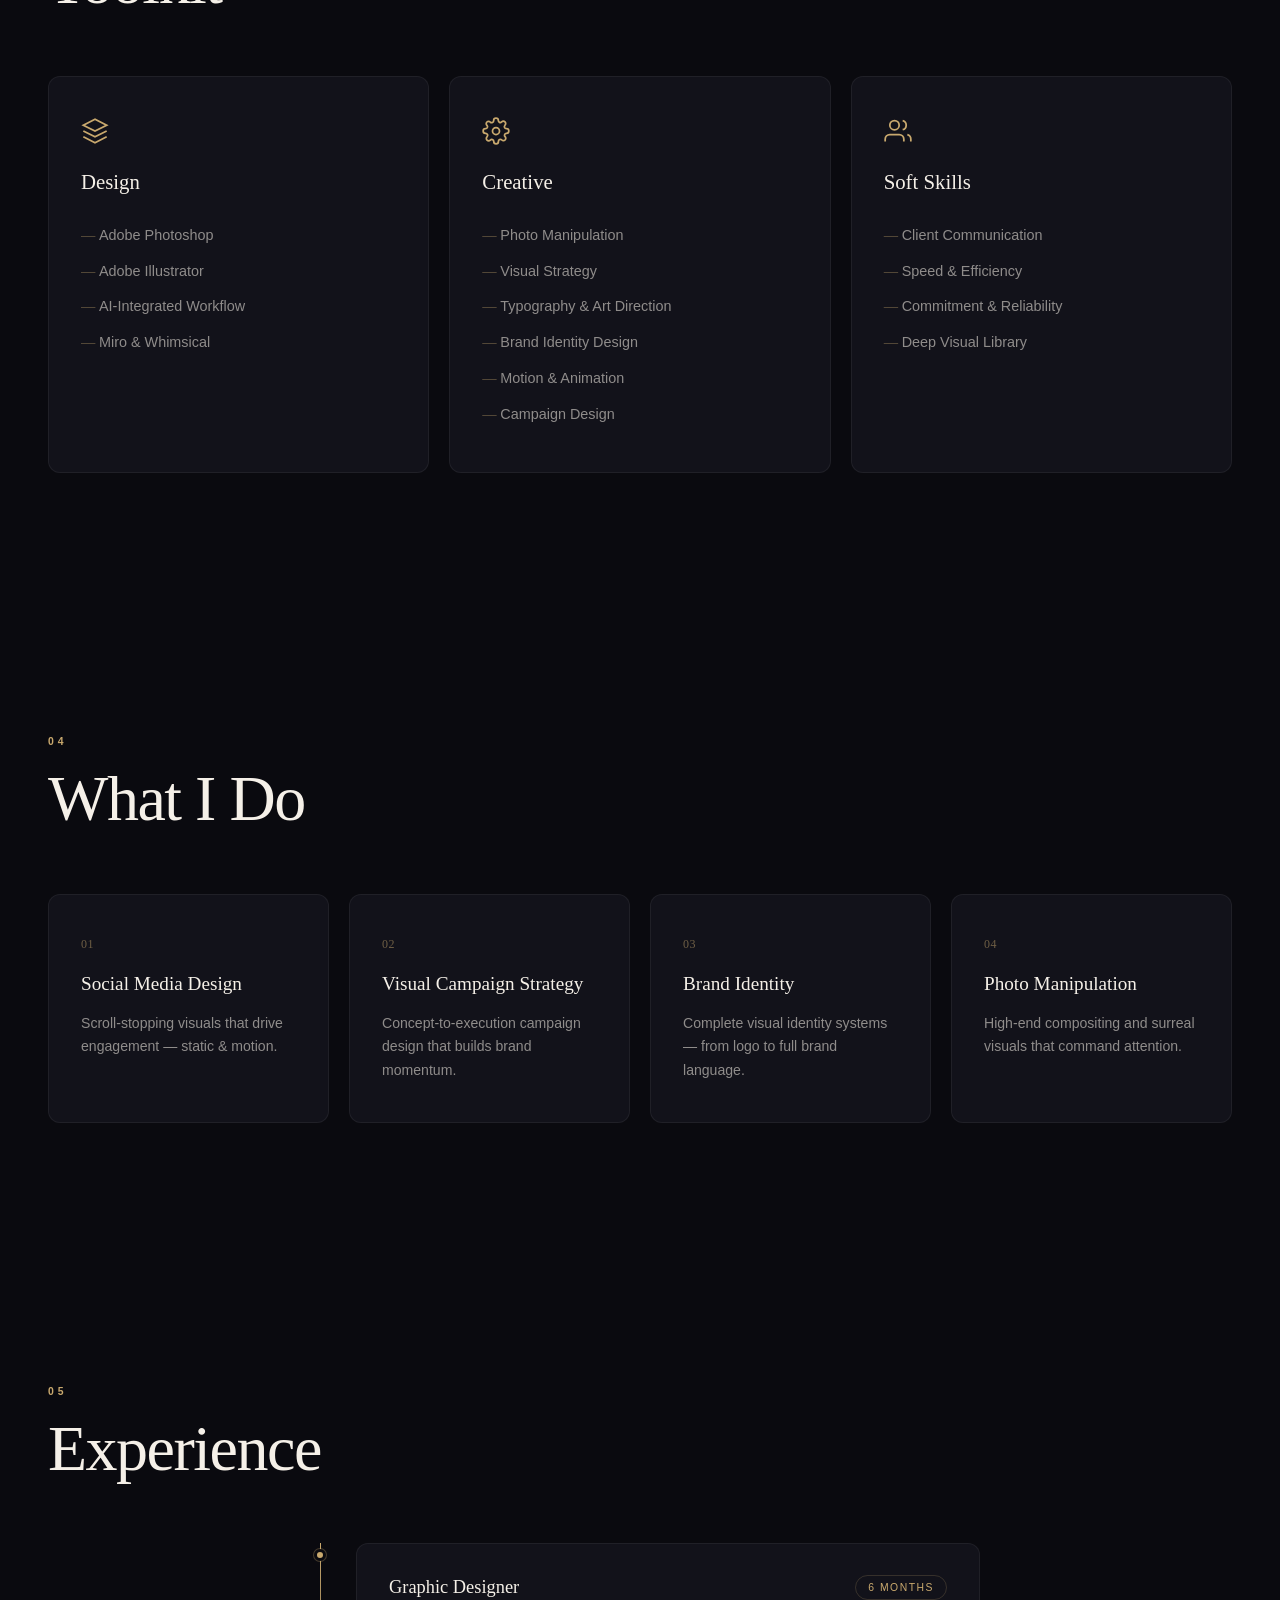
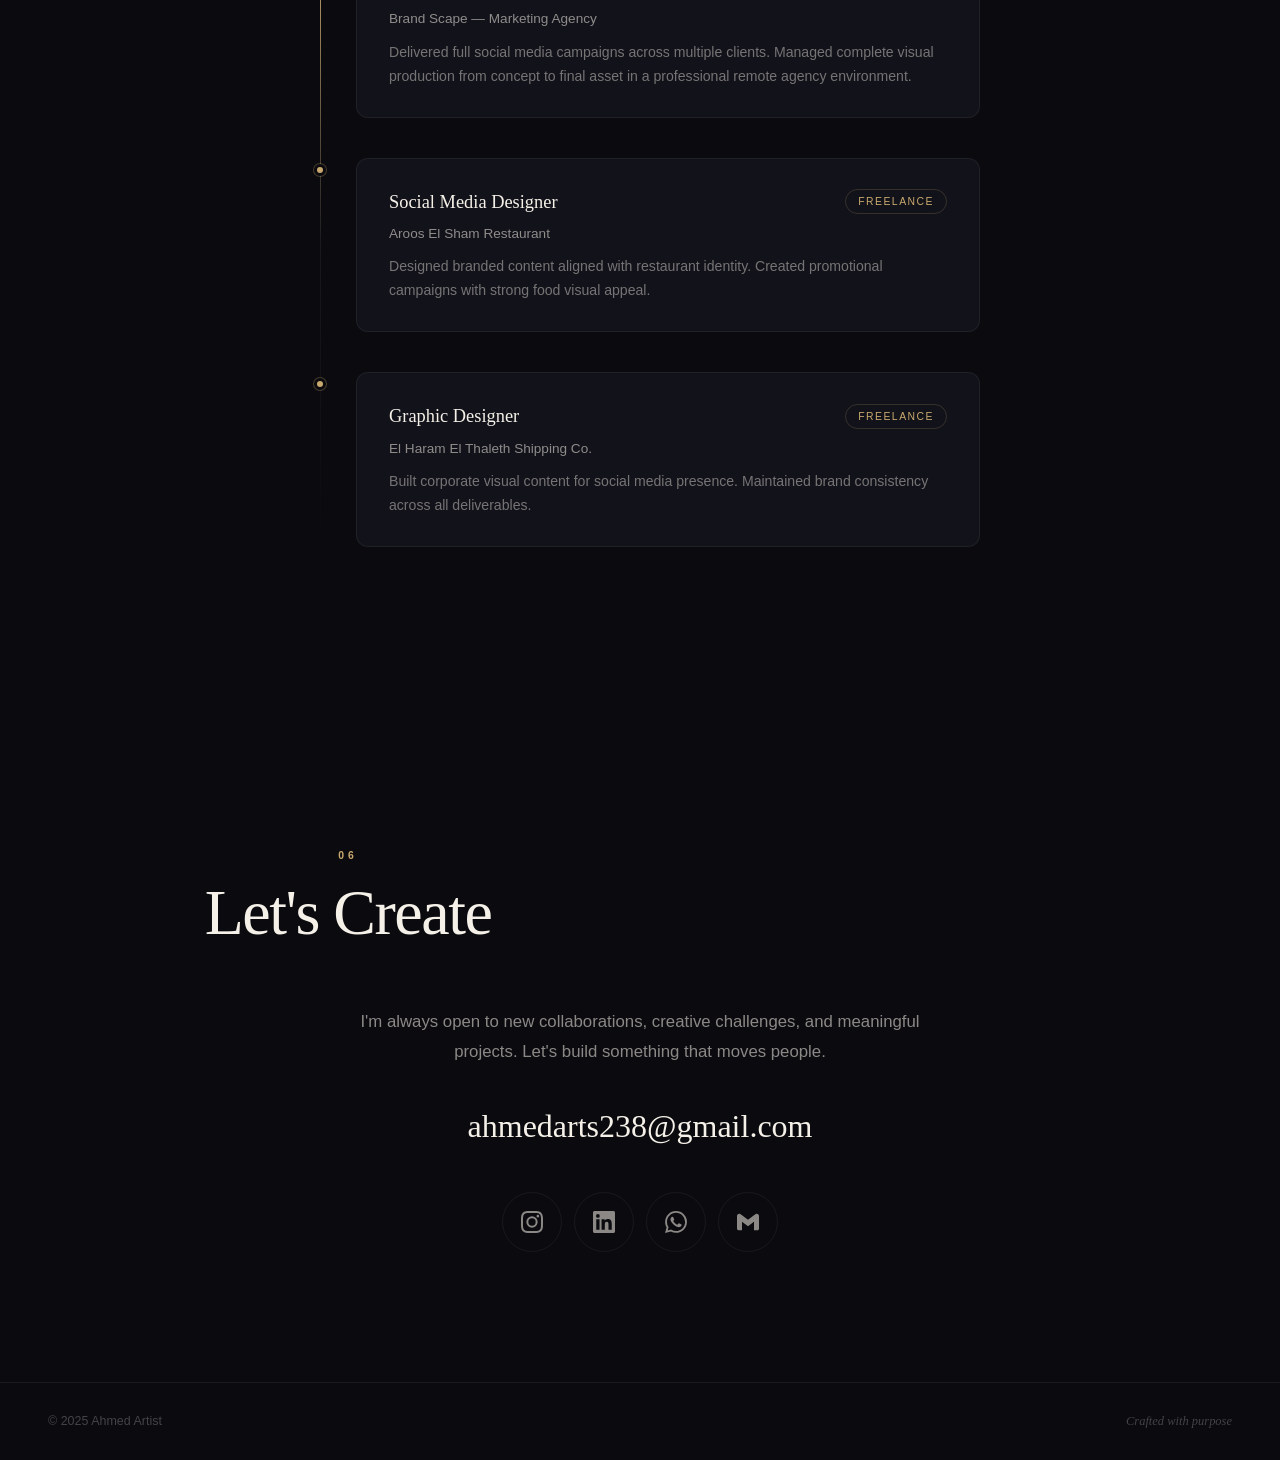
<file: Portfolio/public/index.html>
<!DOCTYPE html>
<html lang="en" dir="ltr">
<head>
    <meta charset="UTF-8">
    <meta name="viewport" content="width=device-width, initial-scale=1.0">
    <title>Ahmed Artist — Graphic Designer & Visual Specialist | Portfolio</title>
    <meta name="description" content="Portfolio of Ahmed Artist — Graphic Designer, Video Editor &amp; Social Media Visual Specialist. Premium brand identity, motion design, photo manipulation, and visual campaigns crafted for impact.">
    <meta name="author" content="Ahmed Artist">
    <meta name="robots" content="index, follow">
    <meta property="og:title" content="Ahmed Artist — Graphic Designer & Visual Specialist | Portfolio">
    <meta property="og:description" content="Portfolio of Ahmed Artist — Graphic Designer, Video Editor &amp; Social Media Visual Specialist. Premium brand identity, motion design, photo manipulation, and visual campaigns crafted for impact.">
    <meta property="og:type" content="website">
    <meta property="og:url" content="https://ahmedabdullah.com">
    <meta property="og:image" content="https://ahmedabdullah.com/ahmed-photo.jpeg">
    <meta property="og:image:width" content="1200">
    <meta property="og:image:height" content="630">
    <meta property="og:locale" content="en_US">
    <meta property="og:site_name" content="Ahmed Artist Portfolio">
    <meta name="twitter:card" content="summary_large_image">
    <meta name="twitter:title" content="Ahmed Artist — Graphic Designer & Visual Specialist | Portfolio">
    <meta name="twitter:description" content="Portfolio of Ahmed Artist — Graphic Designer, Video Editor &amp; Social Media Visual Specialist. Premium brand identity, motion design, photo manipulation, and visual campaigns crafted for impact.">
    <meta name="twitter:image" content="https://ahmedabdullah.com/ahmed-photo.jpeg">
    <link rel="canonical" href="https://ahmedabdullah.com">
    <link rel="alternate" hreflang="en" href="https://ahmedabdullah.com">
    <link rel="alternate" hreflang="ar" href="https://ahmedabdullah.com/ar">
    <link rel="alternate" hreflang="x-default" href="https://ahmedabdullah.com">
    <script type="application/ld+json">
    {
      "@context": "https://schema.org",
      "@type": "Person",
      "name": "Ahmed Abdullah",
      "givenName": "Ahmed",
      "familyName": "Abdullah",
      "jobTitle": "Graphic Designer &amp; Visual Specialist",
      "url": "https://ahmedabdullah.com",
      "sameAs": [
        "https://www.instagram.com/ahmed_artist1",
        "https://www.linkedin.com/in/ahmed-artist1"
      ],
      "email": "ahmedarts238@gmail.com",
      "image": "https://ahmedabdullah.com/ahmed-photo.jpeg",
      "knowsAbout": ["Graphic Design", "Brand Identity", "Social Media Design", "Photo Manipulation", "Motion Design", "Visual Campaign Strategy"]
    }
    </script>
    <meta http-equiv="Content-Security-Policy" content="default-src 'self'; style-src 'self' https://fonts.googleapis.com 'unsafe-inline'; font-src 'self' https://fonts.gstatic.com; img-src 'self' blob: data:; script-src 'self'; connect-src 'self'; base-uri 'self'; form-action 'self'">

    <link rel="preconnect" href="https://fonts.googleapis.com">
    <link rel="preconnect" href="https://fonts.gstatic.com" crossorigin="anonymous">
    <link rel="preload" as="style" href="https://fonts.googleapis.com/css2?family=DM+Sans:opsz,wght@9..40,300;9..40,400;9..40,500;9..40,600&family=DM+Serif+Display:ital@0;1&display=swap" onload="this.rel='stylesheet'">
    <noscript><link href="https://fonts.googleapis.com/css2?family=DM+Sans:opsz,wght@9..40,300;9..40,400;9..40,500;9..40,600&family=DM+Serif+Display:ital@0;1&display=swap" rel="stylesheet"></noscript>
    <link rel="stylesheet" href="css/style.css">
    <link rel="icon" type="image/svg+xml" href="data:image/svg+xml,<svg xmlns='http://www.w3.org/2000/svg' viewBox='0 0 100 100'><text y='.9em' font-size='90'>✦</text></svg>">
    <link rel="icon" type="image/x-icon" href="/favicon.ico" sizes="32x32">
</head>
<body>

    <a href="#main-content" class="skip-link">Skip to content</a>

    <div class="noise" aria-hidden="true"></div>
    <div id="cursor" class="cursor" aria-hidden="true"></div>

    <nav class="nav" id="nav" aria-label="Main navigation">
        <div class="nav-inner">
            <a href="#hero" class="nav-logo">Ahmed<span class="gold">Artist</span></a>
            <ul class="nav-links" id="navLinks" role="list">
                <li><a href="#work" class="nav-link"><span data-hover="Work">Work</span></a></li>
                <li><a href="#about" class="nav-link"><span data-hover="About">About</span></a></li>
                <li><a href="#services" class="nav-link"><span data-hover="Services">Services</span></a></li>
                <li><a href="#contact" class="nav-link"><span data-hover="Contact">Contact</span></a></li>
                <li><button class="lang-btn" id="langToggle">AR</button></li>
            </ul>
            <button class="menu-toggle" id="menuToggle" aria-label="Menu" aria-controls="navLinks" aria-expanded="false">
                <span></span><span></span>
            </button>
        </div>
    </nav>

    <main id="main-content">
        <section id="hero" class="hero">
            <div class="hero-bg">
                <div class="hero-gradient"></div>
                <div class="hero-orbe"></div>
            </div>
            <div class="hero-content">
                <div class="hero-label-wrap">
                    <span class="hero-label" data-i18n="hero-label">Graphic Designer & Visual Specialist</span>
                </div>
                <h1 class="hero-title" aria-label="Ahmed Artist">
                    <span class="hero-line hero-line--first">Ahmed</span>
                    <span class="hero-line hero-line--last"><span class="gold">Artist</span></span>
                </h1>
                <p class="hero-desc" data-i18n="hero-desc">I craft visuals that don't just stop the scroll — they start conversations, build brands, and move people.</p>
                <div class="hero-cta">
                    <a href="#work" class="btn" data-i18n="cta-work">View the Work</a>
                    <a href="#contact" class="btn btn-outline" data-i18n="cta-talk">Let's Talk</a>
                </div>
                <div class="hero-meta">
                    <span data-i18n="hero-meta-1">✦ Brand Identity</span>
                    <span class="hero-meta-dot" aria-hidden="true"></span>
                    <span data-i18n="hero-meta-2">✦ Motion Design</span>
                    <span class="hero-meta-dot" aria-hidden="true"></span>
                    <span data-i18n="hero-meta-3">✦ Photo Manipulation</span>
                </div>
            </div>
            <div class="hero-scroll">
                <span>Scroll</span>
                <div class="scroll-line"></div>
            </div>
        </section>

        <section id="work" class="section work">
            <div class="section-header">
                <span class="section-number" data-i18n="section-work-num">01</span>
                <h2 class="section-title" data-i18n="section-work-title">Selected Work</h2>
                <p class="section-desc" data-i18n="section-work-desc">A curated selection of campaigns, brand identities, and visual stories crafted for impact.</p>
            </div>
            <div class="work-grid" id="workGrid">
            </div>
        </section>

        <section id="about" class="section about">
            <div class="section-header">
                <span class="section-number" data-i18n="section-about-num">02</span>
                <h2 class="section-title" data-i18n="section-about-title">The Artist</h2>
            </div>
            <div class="about-grid">
                <div class="about-visual">
                    <div class="about-frame">
                        <img src="./ahmed-photo.jpeg" alt="Ahmed Artist — Graphic Designer and Visual Specialist" loading="lazy" decoding="async">
                    </div>
                    <div class="about-badge">
                        <span class="about-badge-num" data-i18n="badge-num">2+</span>
                        <span class="about-badge-label" data-i18n="badge-label">Years<br>of Practice</span>
                    </div>
                </div>
                <div class="about-text">
                    <p data-i18n="about-p1">I'm Ahmed — a graphic designer, video editor, and social media visual specialist with a relentless drive for craftsmanship. My work sits at the intersection of strategic thinking and visual artistry.</p>
                    <p data-i18n="about-p2">With ~2 years of professional experience across agencies and freelance projects, I've developed a workflow that's fast, precise, and deeply rooted in visual psychology. I don't just make things look good — I make them work.</p>
                    <div class="about-block">
                        <div class="about-block-icon">"</div>
                        <div>
                            <p class="about-block-text" data-i18n="about-philosophy">Realism Philosophy + UGC Thinking: Understand the client's world deeply before designing for it. Great design is felt before it's seen.</p>
                            <span class="about-block-author" data-i18n="about-author">— Ahmed Artist</span>
                        </div>
                    </div>
                </div>
            </div>
        </section>

        <section class="section skills">
            <div class="section-header">
                <span class="section-number" data-i18n="section-skills-num">03</span>
                <h2 class="section-title" data-i18n="section-skills-title">Toolkit</h2>
            </div>
            <div class="skills-grid">
                <div class="skill-card">
                    <div class="skill-card-icon">
                        <svg viewBox="0 0 24 24" fill="none" stroke="currentColor" stroke-width="1.5"><path d="M12 2L2 7l10 5 10-5-10-5z"/><path d="M2 17l10 5 10-5"/><path d="M2 12l10 5 10-5"/></svg>
                    </div>
                    <h3 data-i18n="skill-design">Design</h3>
                    <ul>
                        <li>Adobe Photoshop</li>
                        <li>Adobe Illustrator</li>
                        <li>AI-Integrated Workflow</li>
                        <li>Miro & Whimsical</li>
                    </ul>
                </div>
                <div class="skill-card">
                    <div class="skill-card-icon">
                        <svg viewBox="0 0 24 24" fill="none" stroke="currentColor" stroke-width="1.5"><circle cx="12" cy="12" r="3"/><path d="M19.4 15a1.65 1.65 0 0 0 .33 1.82l.06.06a2 2 0 0 1 0 2.83 2 2 0 0 1-2.83 0l-.06-.06a1.65 1.65 0 0 0-1.82-.33 1.65 1.65 0 0 0-1 1.51V21a2 2 0 0 1-2 2 2 2 0 0 1-2-2v-.09A1.65 1.65 0 0 0 9 19.4a1.65 1.65 0 0 0-1.82.33l-.06.06a2 2 0 0 1-2.83 0 2 2 0 0 1 0-2.83l.06-.06A1.65 1.65 0 0 0 4.68 15a1.65 1.65 0 0 0-1.51-1H3a2 2 0 0 1-2-2 2 2 0 0 1 2-2h.09A1.65 1.65 0 0 0 4.6 9a1.65 1.65 0 0 0-.33-1.82l-.06-.06a2 2 0 0 1 0-2.83 2 2 0 0 1 2.83 0l.06.06A1.65 1.65 0 0 0 9 4.68a1.65 1.65 0 0 0 1-1.51V3a2 2 0 0 1 2-2 2 2 0 0 1 2 2v.09a1.65 1.65 0 0 0 1 1.51 1.65 1.65 0 0 0 1.82-.33l.06-.06a2 2 0 0 1 2.83 0 2 2 0 0 1 0 2.83l-.06.06a1.65 1.65 0 0 0-.33 1.82V9a1.65 1.65 0 0 0 1.51 1H21a2 2 0 0 1 2 2 2 2 0 0 1-2 2h-.09a1.65 1.65 0 0 0-1.51 1z"/></svg>
                    </div>
                    <h3 data-i18n="skill-creative">Creative</h3>
                    <ul>
                        <li>Photo Manipulation</li>
                        <li>Visual Strategy</li>
                        <li>Typography & Art Direction</li>
                        <li>Brand Identity Design</li>
                        <li>Motion & Animation</li>
                        <li>Campaign Design</li>
                    </ul>
                </div>
                <div class="skill-card">
                    <div class="skill-card-icon">
                        <svg viewBox="0 0 24 24" fill="none" stroke="currentColor" stroke-width="1.5"><path d="M17 21v-2a4 4 0 0 0-4-4H5a4 4 0 0 0-4 4v2"/><circle cx="9" cy="7" r="4"/><path d="M23 21v-2a4 4 0 0 0-3-3.87"/><path d="M16 3.13a4 4 0 0 1 0 7.75"/></svg>
                    </div>
                    <h3 data-i18n="skill-soft">Soft Skills</h3>
                    <ul>
                        <li>Client Communication</li>
                        <li>Speed & Efficiency</li>
                        <li>Commitment & Reliability</li>
                        <li>Deep Visual Library</li>
                    </ul>
                </div>
            </div>
        </section>

        <section class="section services">
            <div class="section-header">
                <span class="section-number" data-i18n="section-services-num">04</span>
                <h2 class="section-title" data-i18n="section-services-title">What I Do</h2>
            </div>
            <div class="services-grid">
                <div class="service-card">
                    <div class="service-card-num">01</div>
                    <h3>Social Media Design</h3>
                    <p>Scroll-stopping visuals that drive engagement — static & motion.</p>
                </div>
                <div class="service-card">
                    <div class="service-card-num">02</div>
                    <h3>Visual Campaign Strategy</h3>
                    <p>Concept-to-execution campaign design that builds brand momentum.</p>
                </div>
                <div class="service-card">
                    <div class="service-card-num">03</div>
                    <h3>Brand Identity</h3>
                    <p>Complete visual identity systems — from logo to full brand language.</p>
                </div>
                <div class="service-card">
                    <div class="service-card-num">04</div>
                    <h3>Photo Manipulation</h3>
                    <p>High-end compositing and surreal visuals that command attention.</p>
                </div>
            </div>
        </section>

        <section class="section experience">
            <div class="section-header">
                <span class="section-number" data-i18n="section-exp-num">05</span>
                <h2 class="section-title" data-i18n="section-exp-title">Experience</h2>
            </div>
            <div class="timeline">
                <div class="timeline-item">
                    <div class="timeline-dot"></div>
                    <div class="timeline-card">
                        <div class="timeline-head">
                            <h3>Graphic Designer</h3>
                            <span class="timeline-tag">6 months</span>
                        </div>
                        <h4>Brand Scape — Marketing Agency</h4>
                        <p>Delivered full social media campaigns across multiple clients. Managed complete visual production from concept to final asset in a professional remote agency environment.</p>
                    </div>
                </div>
                <div class="timeline-item">
                    <div class="timeline-dot"></div>
                    <div class="timeline-card">
                        <div class="timeline-head">
                            <h3>Social Media Designer</h3>
                            <span class="timeline-tag">Freelance</span>
                        </div>
                        <h4>Aroos El Sham Restaurant</h4>
                        <p>Designed branded content aligned with restaurant identity. Created promotional campaigns with strong food visual appeal.</p>
                    </div>
                </div>
                <div class="timeline-item">
                    <div class="timeline-dot"></div>
                    <div class="timeline-card">
                        <div class="timeline-head">
                            <h3>Graphic Designer</h3>
                            <span class="timeline-tag">Freelance</span>
                        </div>
                        <h4>El Haram El Thaleth Shipping Co.</h4>
                        <p>Built corporate visual content for social media presence. Maintained brand consistency across all deliverables.</p>
                    </div>
                </div>
            </div>
        </section>

        <section id="contact" class="section contact">
            <div class="section-header">
                <span class="section-number" data-i18n="section-contact-num">06</span>
                <h2 class="section-title" data-i18n="section-contact-title">Let's Create</h2>
            </div>
            <div class="contact-body">
                <p class="contact-text" data-i18n="contact-text">I'm always open to new collaborations, creative challenges, and meaningful projects. Let's build something that moves people.</p>
                <a href="mailto:ahmedarts238@gmail.com" class="contact-email" data-i18n="contact-email">ahmedarts238@gmail.com</a>
                <div class="contact-socials">
                    <a href="https://www.instagram.com/ahmed_artist1/" target="_blank" rel="noopener noreferrer" class="contact-social-link" data-label="Instagram" aria-label="Instagram">
                        <svg viewBox="0 0 24 24"><path d="M12 2.163c3.204 0 3.584.012 4.85.07 3.252.148 4.771 1.691 4.919 4.919.058 1.265.069 1.645.069 4.849 0 3.205-.012 3.584-.069 4.849-.149 3.225-1.664 4.771-4.919 4.919-1.266.058-1.644.07-4.85.07-3.204 0-3.584-.012-4.849-.07-3.26-.149-4.771-1.699-4.919-4.92-.058-1.265-.07-1.644-.07-4.849 0-3.204.013-3.583.07-4.849.149-3.227 1.664-4.771 4.919-4.919 1.266-.057 1.645-.069 4.849-.069zM12 0C8.741 0 8.333.014 7.053.072 2.695.272.273 2.69.073 7.052.014 8.333 0 8.741 0 12c0 3.259.014 3.668.072 4.948.2 4.358 2.618 6.78 6.98 6.98C8.333 23.986 8.741 24 12 24c3.259 0 3.668-.014 4.948-.072 4.354-.2 6.782-2.618 6.979-6.98.059-1.28.073-1.689.073-4.948 0-3.259-.014-3.667-.072-4.947-.196-4.354-2.617-6.78-6.979-6.98C15.668.014 15.259 0 12 0zm0 5.838a6.162 6.162 0 100 12.324 6.162 6.162 0 000-12.324zM12 16a4 4 0 110-8 4 4 0 010 8zm6.406-11.845a1.44 1.44 0 100 2.881 1.44 1.44 0 000-2.881z"/></svg>
                    </a>
                    <a href="https://www.linkedin.com/in/ahmed-artist1/" target="_blank" rel="noopener noreferrer" class="contact-social-link" data-label="LinkedIn" aria-label="LinkedIn">
                        <svg viewBox="0 0 24 24"><path d="M20.447 20.452h-3.554v-5.569c0-1.328-.027-3.037-1.852-3.037-1.853 0-2.136 1.445-2.136 2.939v5.667H9.351V9h3.414v1.561h.046c.477-.9 1.637-1.85 3.37-1.85 3.601 0 4.267 2.37 4.267 5.455v6.286zM5.337 7.433a2.062 2.062 0 01-2.063-2.065 2.064 2.064 0 112.063 2.065zm1.782 13.019H3.555V9h3.564v11.452zM22.225 0H1.771C.792 0 0 .774 0 1.729v20.542C0 23.227.792 24 1.771 24h20.451C23.2 24 24 23.227 24 22.271V1.729C24 .774 23.2 0 22.222 0h.003z"/></svg>
                    </a>
                    <a href="https://wa.me/201024807590" target="_blank" rel="noopener noreferrer" class="contact-social-link" data-label="WhatsApp" aria-label="WhatsApp">
                        <svg viewBox="0 0 24 24"><path d="M17.472 14.382c-.297-.149-1.758-.867-2.03-.967-.273-.099-.471-.148-.67.15-.197.297-.767.966-.94 1.164-.173.199-.347.223-.644.075-.297-.15-1.255-.463-2.39-1.475-.883-.788-1.48-1.761-1.653-2.059-.173-.297-.018-.458.13-.606.134-.133.298-.347.446-.52.149-.174.198-.298.298-.497.099-.198.05-.371-.025-.52-.075-.149-.669-1.612-.916-2.207-.242-.579-.487-.5-.669-.51-.173-.008-.371-.01-.57-.01-.198 0-.52.074-.792.372-.272.297-1.04 1.016-1.04 2.479 0 1.462 1.065 2.875 1.213 3.074.149.198 2.096 3.2 5.077 4.487.709.306 1.262.489 1.694.625.712.227 1.36.195 1.871.118.571-.085 1.758-.719 2.006-1.413.248-.694.248-1.289.173-1.413-.074-.124-.272-.198-.57-.347m-5.421 7.403h-.004a9.87 9.87 0 01-5.031-1.378l-.361-.214-3.741.982.998-3.648-.235-.374a9.86 9.86 0 01-1.51-5.26c.001-5.45 4.436-9.884 9.888-9.884 2.64 0 5.122 1.03 6.988 2.898a9.825 9.825 0 012.893 6.994c-.003 5.45-4.437 9.884-9.885 9.884m8.413-18.297A11.815 11.815 0 0012.05 0C5.495 0 .16 5.335.157 11.892c0 2.096.547 4.142 1.588 5.945L.057 24l6.305-1.654a11.882 11.882 0 005.683 1.448h.005c6.554 0 11.89-5.335 11.893-11.893a11.821 11.821 0 00-3.48-8.413z"/></svg>
                    </a>
                    <a href="https://mail.google.com/mail/?view=cm&to=ahmedarts238@gmail.com" target="_blank" rel="noopener noreferrer" class="contact-social-link" data-label="Email" aria-label="Email">
                        <svg viewBox="0 0 24 24"><path d="M24 5.457v13.909c0 .904-.732 1.636-1.636 1.636h-3.819V11.73L12 16.64l-6.545-4.91v9.273H1.636A1.636 1.636 0 010 19.366V5.457c0-2.023 2.309-3.178 3.927-1.964L5.455 4.64 12 9.548l6.545-4.91 1.528-1.145C21.691 2.28 24 3.434 24 5.457z"/></svg>
                    </a>
                </div>
            </div>
        </section>
    </main>

    <footer class="footer">
        <div class="footer-inner">
            <span class="footer-copy" data-i18n="footer-copy">© 2025 Ahmed Artist</span>
            <span class="footer-quote" data-i18n="footer-quote">Crafted with purpose</span>
        </div>
    </footer>

    <div class="modal" id="projectModal" role="dialog" aria-modal="true" aria-label="Project details">
        <div class="modal-overlay" id="modalOverlay"></div>
        <div class="modal-content">
            <button class="modal-close" id="modalClose" aria-label="Close">
                <svg viewBox="0 0 24 24" fill="none" stroke="currentColor" stroke-width="1.5"><line x1="18" y1="6" x2="6" y2="18"/><line x1="6" y1="6" x2="18" y2="18"/></svg>
            </button>
            <div class="modal-body" id="modalBody"></div>
        </div>
    </div>

    <script src="js/script.js"></script>
    <script src="chatbot-loader.js"></script>
</body>
</html>
</file>
<file: css/style.css>
:root {
    --bg: #0a0a0f;
    --bg-alt: #0e0e16;
    --surface: #12121a;
    --surface-hover: #1a1a28;
    --border: rgba(255, 255, 255, 0.06);
    --border-hover: rgba(255, 255, 255, 0.12);
    --text: #F5F0E8;
    --text-secondary: rgba(245, 240, 232, 0.55);
    --text-muted: rgba(245, 240, 232, 0.25);
    --gold: #C9A96E;
    --gold-light: #E8D5A3;
    --gold-dark: #A8894E;
    --gold-gradient: linear-gradient(135deg, #C9A96E, #E8D5A3);
    --font-display: 'DM Serif Display', Georgia, serif;
    --font-body: 'DM Sans', -apple-system, sans-serif;
    --radius: 12px;
    --radius-sm: 6px;
    --ease-out: cubic-bezier(0.22, 1, 0.36, 1);
    --ease-in-out: cubic-bezier(0.65, 0, 0.35, 1);
    --transition: 0.6s var(--ease-out);
    --transition-fast: 0.3s var(--ease-out);
}

* { margin: 0; padding: 0; box-sizing: border-box; }

:focus-visible {
    outline: 2px solid var(--gold);
    outline-offset: 3px;
}

.skip-link {
    position: absolute;
    top: -100%;
    left: 16px;
    z-index: 10001;
    padding: 10px 20px;
    background: var(--gold);
    color: var(--bg);
    font-weight: 600;
    font-size: 0.85rem;
    border-radius: 0 0 var(--radius-sm) var(--radius-sm);
    transition: top 0.25s ease;
    text-decoration: none;
}
.skip-link:focus { top: 0; }

html {
    scroll-behavior: smooth;
    scroll-padding-top: 80px;
    background: var(--bg);
}

body {
    font-family: var(--font-body);
    background: var(--bg);
    color: var(--text);
    line-height: 1.65;
    overflow-x: hidden;
    -webkit-font-smoothing: antialiased;
}

::selection { background: rgba(201, 169, 110, 0.3); color: var(--text); }
::-webkit-scrollbar { width: 6px; }
::-webkit-scrollbar-track { background: transparent; }
::-webkit-scrollbar-thumb { background: rgba(201, 169, 110, 0.25); border-radius: 3px; }

img { max-width: 100%; display: block; }
a { color: inherit; text-decoration: none; }
ul { list-style: none; }

.gold {
    background: var(--gold-gradient);
    -webkit-background-clip: text;
    -webkit-text-fill-color: transparent;
    background-clip: text;
}

.noise {
    position: fixed;
    top: 0; left: 0;
    width: 100vw; height: 100vh;
    pointer-events: none;
    z-index: 9999;
    opacity: 0.03;
    background-image: url("data:image/svg+xml,%3Csvg viewBox='0 0 256 256' xmlns='http://www.w3.org/2000/svg'%3E%3Cfilter id='n'%3E%3CfeTurbulence type='fractalNoise' baseFrequency='0.9' numOctaves='4' stitchTiles='stitch'/%3E%3C/filter%3E%3Crect width='100%25' height='100%25' filter='url(%23n)'/%3E%3C/svg%3E");
    background-repeat: repeat;
    background-size: 256px 256px;
}

@media (hover: none) {
    .noise { opacity: 0.015; }
}

.cursor {
    position: fixed;
    top: 0; left: 0;
    width: 12px; height: 12px;
    background: var(--gold);
    border-radius: 50%;
    pointer-events: none;
    z-index: 99999;
    opacity: 0;
    transition: width 0.25s ease, height 0.25s ease, opacity 0.25s ease;
}

@media (pointer: coarse) {
    .cursor { display: none; }
}

.nav {
    position: fixed;
    top: 0; left: 0; right: 0;
    z-index: 1000;
    padding: 28px 0;
    transition: background var(--transition), padding var(--transition), border var(--transition);
}
.nav.scrolled {
    background: rgba(10, 10, 15, 0.88);
    backdrop-filter: blur(28px);
    -webkit-backdrop-filter: blur(28px);
    padding: 18px 0;
    border-bottom: 1px solid var(--border);
}
.nav-inner {
    max-width: 1300px;
    margin: 0 auto;
    padding: 0 48px;
    display: flex;
    justify-content: space-between;
    align-items: center;
}
.nav-logo {
    font-family: var(--font-display);
    font-size: 1.35rem;
    letter-spacing: -0.3px;
}
.nav-links {
    display: flex;
    align-items: center;
    gap: 36px;
    list-style: none;
}
.nav-link {
    font-size: 0.8rem;
    font-weight: 500;
    color: var(--text-secondary);
    text-transform: uppercase;
    letter-spacing: 2px;
    transition: color var(--transition-fast);
    position: relative;
}
.nav-link span {
    display: inline-block;
    position: relative;
}
.nav-link span::after {
    content: attr(data-hover);
    position: absolute;
    top: 0; left: 0;
    width: 0;
    color: var(--text);
    overflow: hidden;
    transition: width var(--transition);
    white-space: nowrap;
}
.nav-link:hover span::after,
.nav-link:focus-visible span::after {
    width: 100%;
}

.lang-btn {
    background: none;
    border: 1px solid var(--border);
    color: var(--text-secondary);
    padding: 6px 16px;
    border-radius: 20px;
    font-family: var(--font-body);
    font-size: 0.7rem;
    font-weight: 600;
    letter-spacing: 1.5px;
    cursor: pointer;
    transition: all var(--transition-fast);
}
.lang-btn:hover,
.lang-btn:focus-visible {
    border-color: var(--gold);
    color: var(--gold);
}

.menu-toggle {
    display: none;
    background: none;
    border: none;
    width: 28px; height: 20px;
    flex-direction: column;
    justify-content: space-between;
    cursor: pointer;
    z-index: 1001;
}
.menu-toggle span {
    display: block;
    width: 100%; height: 1.5px;
    background: var(--text);
    transition: all var(--transition-fast);
    transform-origin: center;
}
.menu-toggle.active span:nth-child(1) { transform: rotate(45deg) translateY(7px); }
.menu-toggle.active span:nth-child(2) { transform: rotate(-45deg) translateY(-7px); }

.hero {
    min-height: 100vh;
    display: flex;
    align-items: center;
    position: relative;
    padding: 140px 48px 80px;
    overflow: hidden;
}
.hero-bg {
    position: absolute;
    top: 0; left: 0;
    width: 100%; height: 100%;
    pointer-events: none;
}
.hero-gradient {
    position: absolute;
    top: -20%; right: -15%;
    width: 60%; height: 100%;
    background: radial-gradient(ellipse at center, rgba(201, 169, 110, 0.07) 0%, transparent 60%);
    animation: heroDrift 14s ease-in-out infinite alternate;
}
.hero-orbe {
    position: absolute;
    bottom: -25%; left: -10%;
    width: 45%; height: 70%;
    background: radial-gradient(ellipse at center, rgba(201, 169, 110, 0.035) 0%, transparent 55%);
    animation: heroDrift 18s ease-in-out infinite alternate-reverse;
}
@keyframes heroDrift {
    0% { transform: translate(0, 0) scale(1); }
    100% { transform: translate(6%, 10%) scale(1.15); }
}

.hero-content {
    position: relative;
    z-index: 2;
    max-width: 880px;
    margin: 0 auto;
    text-align: center;
}
.hero-label-wrap {
    margin-bottom: 36px;
    overflow: hidden;
}
.hero-label {
    display: inline-block;
    font-size: 0.75rem;
    text-transform: uppercase;
    letter-spacing: 3.5px;
    color: var(--gold);
    font-weight: 500;
    padding: 8px 20px;
    border: 1px solid rgba(201, 169, 110, 0.2);
    border-radius: 100px;
    background: rgba(201, 169, 110, 0.04);
    opacity: 0;
    animation: labelFade 0.8s var(--ease-out) 0.3s forwards;
}
@keyframes labelFade {
    to { opacity: 1; }
}
.hero-title {
    margin-bottom: 28px;
}
.hero-line {
    display: block;
    font-family: var(--font-display);
    font-size: clamp(4.5rem, 14vw, 10rem);
    font-weight: 400;
    line-height: 1.05;
    letter-spacing: -4px;
    opacity: 0;
    transform: translateY(80px);
}
.hero-line--first {
    animation: heroSlide 1s var(--ease-out) 0.5s forwards;
}
.hero-line--last {
    animation: heroSlide 1s var(--ease-out) 0.7s forwards;
    margin-top: -0.12em;
}
@keyframes heroSlide {
    to { opacity: 1; transform: translateY(0); }
}

.hero-desc {
    font-size: clamp(1.05rem, 1.5vw, 1.2rem);
    color: var(--text-secondary);
    max-width: 560px;
    margin: 0 auto 36px;
    line-height: 1.75;
    opacity: 0;
    animation: fadeUp 0.8s var(--ease-out) 1s forwards;
}
.hero-cta {
    display: flex;
    gap: 14px;
    justify-content: center;
    flex-wrap: wrap;
    opacity: 0;
    animation: fadeUp 0.8s var(--ease-out) 1.2s forwards;
}
.hero-meta {
    display: flex;
    gap: 12px;
    justify-content: center;
    align-items: center;
    flex-wrap: wrap;
    margin-top: 40px;
    font-size: 0.78rem;
    color: var(--text-muted);
    letter-spacing: 1px;
    text-transform: uppercase;
    opacity: 0;
    animation: fadeUp 0.8s var(--ease-out) 1.4s forwards;
}
.hero-meta-dot {
    width: 3px; height: 3px;
    border-radius: 50%;
    background: var(--text-muted);
    display: inline-block;
}

@keyframes fadeUp {
    to { opacity: 1; transform: translateY(0); }
}

.hero-scroll {
    position: absolute;
    bottom: 36px;
    left: 50%;
    transform: translateX(-50%);
    display: flex;
    flex-direction: column;
    align-items: center;
    gap: 8px;
    color: var(--text-muted);
    font-size: 0.6rem;
    text-transform: uppercase;
    letter-spacing: 2.5px;
    opacity: 0;
    animation: fadeUp 0.8s var(--ease-out) 2s forwards;
}
.scroll-line {
    width: 1px; height: 36px;
    background: linear-gradient(to bottom, var(--text-muted), transparent);
    animation: scrollPulse 2.5s ease-in-out infinite;
}
@keyframes scrollPulse {
    0%, 100% { opacity: 0.2; transform: scaleY(1); }
    50% { opacity: 1; transform: scaleY(1.4); }
}

.btn {
    display: inline-flex;
    align-items: center;
    gap: 8px;
    padding: 14px 34px;
    border-radius: 100px;
    font-family: var(--font-body);
    font-size: 0.82rem;
    font-weight: 500;
    letter-spacing: 0.3px;
    cursor: pointer;
    transition: all var(--transition);
    border: none;
    background: var(--gold-gradient);
    color: var(--bg);
}
.btn:hover {
    transform: translateY(-3px);
    box-shadow: 0 14px 40px rgba(201, 169, 110, 0.25);
}
.btn-outline {
    background: transparent;
    border: 1px solid var(--border);
    color: var(--text);
}
.btn-outline:hover {
    border-color: var(--gold);
    color: var(--gold);
    box-shadow: none;
}

.section {
    padding: 130px 48px;
    max-width: 1300px;
    margin: 0 auto;
}
.section-header {
    margin-bottom: 60px;
    max-width: 600px;
}
.section-number {
    font-size: 0.65rem;
    font-weight: 600;
    text-transform: uppercase;
    letter-spacing: 4px;
    color: var(--gold);
    display: block;
    margin-bottom: 14px;
}
.section-title {
    font-family: var(--font-display);
    font-size: clamp(2.8rem, 5vw, 4.2rem);
    font-weight: 400;
    letter-spacing: -1.5px;
    line-height: 1.08;
}
.section-desc {
    color: var(--text-secondary);
    font-size: 1rem;
    margin-top: 16px;
    max-width: 480px;
    line-height: 1.75;
}

.work-grid {
    display: grid;
    grid-template-columns: repeat(2, 1fr);
    gap: 28px;
}
.work-card {
    position: relative;
    border-radius: var(--radius);
    overflow: hidden;
    cursor: pointer;
    aspect-ratio: 4/3;
    background: var(--surface);
    border: 1px solid var(--border);
    transition: all 0.6s var(--ease-out);
    isolation: isolate;
}
.work-card--featured {
    grid-column: 1 / -1;
    aspect-ratio: 16/7.5;
}
.work-card:hover {
    border-color: rgba(201, 169, 110, 0.25);
    transform: translateY(-6px);
    box-shadow: 0 30px 70px rgba(0, 0, 0, 0.45);
}
.work-card:focus-visible {
    outline: 2px solid var(--gold);
    outline-offset: 3px;
    border-color: var(--gold);
    transform: translateY(-6px);
    box-shadow: 0 30px 70px rgba(0, 0, 0, 0.45);
}
.work-card img {
    width: 100%; height: 100%;
    object-fit: contain;
    transition: transform 0.8s var(--ease-out);
    background: var(--surface);
}
.work-card:hover img { transform: scale(1.06); }
.work-card--featured:hover img { transform: scale(1.04); }
.work-card-overlay {
    position: absolute;
    inset: 0;
    background: linear-gradient(to top, rgba(10, 10, 15, 0.92) 0%, rgba(10, 10, 15, 0.2) 45%, transparent 65%);
    opacity: 0;
    transition: opacity 0.5s ease;
    display: flex;
    flex-direction: column;
    justify-content: flex-end;
    padding: 32px;
}
.work-card:hover .work-card-overlay { opacity: 1; }
.work-card-tags {
    position: absolute;
    top: 20px;
    left: 24px;
    display: flex;
    gap: 8px;
    opacity: 0;
    transform: translateY(-10px);
    transition: all 0.4s ease;
}
.work-card:hover .work-card-tags {
    opacity: 1;
    transform: translateY(0);
}
.work-card-tags span {
    font-size: 0.6rem;
    text-transform: uppercase;
    letter-spacing: 2px;
    padding: 4px 14px;
    border-radius: 100px;
    background: rgba(201, 169, 110, 0.12);
    color: var(--gold);
    border: 1px solid rgba(201, 169, 110, 0.2);
}
.work-card-title {
    font-family: var(--font-display);
    font-size: clamp(1rem, 1.5vw, 1.3rem);
    letter-spacing: -0.3px;
    transform: translateY(14px);
    transition: transform 0.5s var(--ease-out);
}
.work-card:hover .work-card-title { transform: translateY(0); }
.work-card-sub {
    font-size: 0.78rem;
    color: var(--gold);
    margin-top: 6px;
    transform: translateY(14px);
    transition: transform 0.5s var(--ease-out) 0.05s;
    display: flex;
    align-items: center;
    gap: 6px;
}
.work-card-sub::after {
    content: '→';
    transition: transform 0.3s ease;
}
.work-card:hover .work-card-sub { transform: translateY(0); }
.work-card:hover .work-card-sub::after { transform: translateX(6px); }

@media (hover: hover) {
    .work-card-overlay { opacity: 0; }
    .work-card-tags { opacity: 0; transform: translateY(-10px); }
    .work-card-title { transform: translateY(14px); }
    .work-card-sub { transform: translateY(14px); }
}
@media (hover: none) {
    .work-card-overlay {
        opacity: 1;
        background: linear-gradient(to top, rgba(10, 10, 15, 0.82) 0%, rgba(10, 10, 15, 0.05) 50%, transparent 70%);
    }
    .work-card-title { transform: translateY(0); }
    .work-card-sub { transform: translateY(0); }
}

.about-grid {
    display: grid;
    grid-template-columns: 1fr 1.5fr;
    gap: 80px;
    align-items: center;
}
.about-visual { position: relative; }
.about-frame {
    position: relative;
    border-radius: var(--radius);
    overflow: hidden;
    border: 1px solid var(--border);
}
.about-frame img {
    width: 100%;
    aspect-ratio: 3/4;
    object-fit: cover;
    filter: grayscale(100%) contrast(1.15);
    transition: filter 0.8s var(--ease-out);
}
.about-frame:hover img {
    filter: grayscale(0%) contrast(1);
}
.about-badge {
    position: absolute;
    bottom: -18px;
    right: -18px;
    background: var(--surface);
    border: 1px solid var(--border);
    border-radius: var(--radius-sm);
    padding: 16px 22px;
    display: flex;
    align-items: center;
    gap: 14px;
    backdrop-filter: blur(12px);
}
.about-badge-num {
    font-family: var(--font-display);
    font-size: 2.2rem;
    background: var(--gold-gradient);
    -webkit-background-clip: text;
    -webkit-text-fill-color: transparent;
    background-clip: text;
    line-height: 1;
}
.about-badge-label {
    font-size: 0.65rem;
    text-transform: uppercase;
    letter-spacing: 1.5px;
    color: var(--text-secondary);
    line-height: 1.4;
}
.about-text p {
    color: var(--text-secondary);
    font-size: 1rem;
    margin-bottom: 20px;
    line-height: 1.85;
}
.about-block {
    display: flex;
    gap: 18px;
    padding: 28px 28px;
    border-left: 2px solid var(--gold);
    margin-top: 32px;
    background: rgba(201, 169, 110, 0.03);
    border-radius: 0 var(--radius-sm) var(--radius-sm) 0;
}
.about-block-icon {
    font-family: var(--font-display);
    font-size: 3.5rem;
    line-height: 0.8;
    color: var(--gold);
    opacity: 0.35;
    flex-shrink: 0;
}
.about-block-text {
    font-style: italic;
    color: var(--text) !important;
    font-size: 1rem !important;
}
.about-block-author {
    display: block;
    margin-top: 10px;
    font-size: 0.8rem;
    color: var(--gold);
    font-weight: 500;
}

.skills-grid {
    display: grid;
    grid-template-columns: repeat(3, 1fr);
    gap: 20px;
}
.skill-card {
    background: var(--surface);
    border: 1px solid var(--border);
    border-radius: var(--radius);
    padding: 40px 32px;
    transition: all var(--transition);
}
.skill-card:hover {
    border-color: rgba(201, 169, 110, 0.2);
    transform: translateY(-4px);
    box-shadow: 0 20px 50px rgba(0, 0, 0, 0.3);
    background: var(--surface-hover);
}
.skill-card-icon {
    width: 28px; height: 28px;
    color: var(--gold);
    margin-bottom: 20px;
}
.skill-card-icon svg { width: 100%; height: 100%; }
.skill-card h3 {
    font-family: var(--font-display);
    font-size: 1.3rem;
    margin-bottom: 18px;
    font-weight: 400;
}
.skill-card ul li {
    color: var(--text-secondary);
    font-size: 0.9rem;
    padding: 6px 0;
    position: relative;
    padding-left: 18px;
}
.skill-card ul li::before {
    content: '—';
    position: absolute;
    left: 0;
    color: var(--gold);
    opacity: 0.35;
}

.services-grid {
    display: grid;
    grid-template-columns: repeat(4, 1fr);
    gap: 20px;
}
.service-card {
    background: var(--surface);
    border: 1px solid var(--border);
    border-radius: var(--radius);
    padding: 40px 32px;
    transition: all var(--transition);
}
.service-card:hover {
    border-color: rgba(201, 169, 110, 0.25);
    transform: translateY(-5px);
    box-shadow: 0 20px 50px rgba(0, 0, 0, 0.3);
    background: var(--surface-hover);
}
.service-card-num {
    font-family: var(--font-display);
    font-size: 0.75rem;
    color: var(--gold);
    margin-bottom: 14px;
    opacity: 0.5;
    letter-spacing: 0.5px;
}
.service-card h3 {
    font-family: var(--font-display);
    font-size: 1.2rem;
    margin-bottom: 12px;
    font-weight: 400;
}
.service-card p {
    color: var(--text-secondary);
    font-size: 0.88rem;
    line-height: 1.65;
}

.timeline {
    max-width: 680px;
    margin: 0 auto;
    position: relative;
}
.timeline::before {
    content: '';
    position: absolute;
    top: 0; left: 20px;
    width: 1px;
    height: 100%;
    background: linear-gradient(to bottom, var(--gold), var(--border), transparent);
}
.timeline-item {
    padding-left: 56px;
    position: relative;
    margin-bottom: 40px;
}
.timeline-dot {
    position: absolute;
    left: 14px;
    top: 6px;
    width: 12px; height: 12px;
    border-radius: 50%;
    background: var(--gold);
    border: 3px solid var(--bg);
    box-shadow: 0 0 0 1px rgba(201, 169, 110, 0.3);
}
.timeline-card {
    background: var(--surface);
    border: 1px solid var(--border);
    border-radius: var(--radius);
    padding: 28px 32px;
    transition: all var(--transition);
}
.timeline-card:hover {
    border-color: rgba(201, 169, 110, 0.2);
    transform: translateX(8px);
    background: var(--surface-hover);
}
.timeline-head {
    display: flex;
    justify-content: space-between;
    align-items: center;
    margin-bottom: 6px;
    flex-wrap: wrap;
    gap: 8px;
}
.timeline-head h3 {
    font-family: var(--font-display);
    font-size: 1.15rem;
    font-weight: 400;
}
.timeline-tag {
    font-size: 0.65rem;
    text-transform: uppercase;
    letter-spacing: 1.5px;
    color: var(--gold);
    border: 1px solid rgba(201, 169, 110, 0.2);
    padding: 3px 12px;
    border-radius: 100px;
}
.timeline-card h4 {
    font-size: 0.85rem;
    color: var(--text-secondary);
    font-weight: 400;
    margin-bottom: 10px;
}
.timeline-card p {
    font-size: 0.88rem;
    color: var(--text-secondary);
    line-height: 1.7;
    opacity: 0.8;
}

.contact { text-align: center; }
.contact-body {
    max-width: 560px;
    margin: 0 auto;
}
.contact-text {
    color: var(--text-secondary);
    font-size: 1.05rem;
    line-height: 1.8;
    margin-bottom: 32px;
}
.contact-email {
    display: inline-block;
    font-family: var(--font-display);
    font-size: clamp(1.4rem, 3vw, 2rem);
    color: var(--text);
    text-decoration: none;
    transition: color var(--transition-fast);
    position: relative;
    margin-bottom: 40px;
}
.contact-email::after {
    content: '';
    position: absolute;
    bottom: -4px; left: 0;
    width: 100%; height: 1px;
    background: var(--gold);
    transform: scaleX(0);
    transform-origin: right;
    transition: transform var(--transition);
}
.contact-email:hover { color: var(--gold); }
.contact-email:hover::after { transform: scaleX(1); transform-origin: left; }

.contact-socials {
    display: flex;
    gap: 12px;
    justify-content: center;
    flex-wrap: wrap;
}
.contact-social-link {
    width: 60px; height: 60px;
    border-radius: 50%;
    border: 1.5px solid var(--border);
    display: flex;
    align-items: center;
    justify-content: center;
    transition: all var(--transition-fast);
}
.contact-social-link svg {
    width: 22px; height: 22px;
    fill: var(--text-secondary);
    transition: all var(--transition-fast);
}
.contact-social-link:hover {
    border-color: var(--gold);
    transform: translateY(-4px);
    box-shadow: 0 0 24px rgba(201, 169, 110, 0.2);
}
.contact-social-link:hover svg {
    fill: var(--gold);
}

.footer {
    border-top: 1px solid var(--border);
    padding: 28px 48px;
}
.footer-inner {
    max-width: 1300px;
    margin: 0 auto;
    display: flex;
    justify-content: space-between;
    align-items: center;
    font-size: 0.78rem;
    color: var(--text-muted);
}
.footer-quote {
    font-style: italic;
    font-family: var(--font-display);
}

.modal {
    position: fixed;
    top: 0; left: 0;
    width: 100%; height: 100%;
    z-index: 2000;
    visibility: hidden;
    opacity: 0;
    transition: opacity 0.5s ease, visibility 0s 0.5s;
}
.modal.active {
    visibility: visible;
    opacity: 1;
    transition: opacity 0.5s ease, visibility 0s;
}
.modal-overlay {
    position: absolute;
    inset: 0;
    background: rgba(10, 10, 15, 0.88);
    backdrop-filter: blur(36px) saturate(1.3);
    -webkit-backdrop-filter: blur(36px) saturate(1.3);
}
.modal-content {
    position: relative;
    width: 100%;
    max-width: 960px;
    height: 100vh;
    height: 100dvh;
    margin: 0 auto;
    padding: 72px 48px;
    transform: translateY(50px) scale(0.96);
    opacity: 0;
    transition: transform 0.6s var(--ease-out), opacity 0.5s ease;
    overflow-y: auto;
    overscroll-behavior: contain;
}
.modal.active .modal-content {
    transform: translateY(0) scale(1);
    opacity: 1;
}
.modal-close {
    position: fixed;
    top: 24px; right: 24px;
    width: 48px; height: 48px;
    border-radius: 50%;
    background: var(--surface);
    border: 1px solid var(--border);
    color: var(--text);
    display: flex;
    align-items: center;
    justify-content: center;
    cursor: pointer;
    z-index: 2010;
    transition: all var(--transition-fast);
}
.modal-close:hover {
    background: var(--surface-hover);
    border-color: var(--gold);
    transform: rotate(90deg) scale(1.05);
}
.modal-close svg { width: 20px; height: 20px; }

.modal-hero {
    width: 100%;
    height: 55vh;
    height: 55dvh;
    border-radius: var(--radius);
    overflow: hidden;
    background: var(--surface);
    border: 1px solid var(--border);
    margin-bottom: 48px;
}
.modal-hero img {
    width: 100%; height: 100%;
    object-fit: contain;
    display: block;
}
.modal-body .modal-header {
    text-align: center;
    margin-bottom: 48px;
}
.modal-body .modal-logo {
    max-width: 100px;
    margin: 0 auto 20px;
}
.modal-body .modal-title {
    font-family: var(--font-display);
    font-size: clamp(2rem, 4vw, 2.8rem);
    font-weight: 400;
    letter-spacing: -0.5px;
}
.modal-body .modal-section {
    margin-bottom: 48px;
}
.modal-section-title {
    font-family: var(--font-body);
    font-size: 0.7rem;
    font-weight: 600;
    text-transform: uppercase;
    letter-spacing: 3px;
    color: var(--gold);
    margin-bottom: 20px;
    padding-bottom: 14px;
    border-bottom: 1px solid var(--border);
}
.modal-body .modal-section p {
    color: var(--text-secondary);
    line-height: 1.9;
    font-size: 1rem;
}
.modal-body .concept-block {
    display: flex;
    gap: 16px;
    padding: 20px 24px;
    background: var(--surface);
    border-radius: var(--radius-sm);
    border: 1px solid var(--border);
    margin-bottom: 10px;
    transition: all var(--transition-fast);
}
.modal-body .concept-block:hover {
    border-color: rgba(201, 169, 110, 0.25);
    transform: translateX(4px);
}
.concept-num {
    font-family: var(--font-display);
    font-size: 1.4rem;
    color: var(--gold);
    opacity: 0.2;
    line-height: 1;
    min-width: 32px;
    flex-shrink: 0;
}
.modal-body .concept-title {
    font-weight: 600;
    margin-bottom: 4px;
    color: var(--text);
}
.modal-body .concept-desc {
    font-size: 0.88rem;
    color: var(--text-secondary);
    line-height: 1.6;
}
.modal-body .modal-gallery {
    display: grid;
    grid-template-columns: repeat(2, 1fr);
    gap: 14px;
    margin-top: 24px;
}
.modal-body .modal-gallery img:only-child {
    grid-column: 1 / -1;
}
.modal-body .modal-gallery img {
    width: 100%;
    border-radius: var(--radius-sm);
    border: 1px solid var(--border);
    cursor: zoom-in;
    transition: all var(--transition-fast);
    display: block;
}
.modal-body .modal-gallery img:hover {
    transform: scale(1.02);
    border-color: rgba(201, 169, 110, 0.3);
}

.reveal, .reveal-delay-1, .reveal-delay-2, .reveal-delay-3 {
    opacity: 0;
    transform: translateY(44px);
    transition: opacity 0.8s var(--ease-out), transform 0.8s var(--ease-out);
}
.reveal-delay-1 { transition-delay: 0.1s; }
.reveal-delay-2 { transition-delay: 0.2s; }
.reveal-delay-3 { transition-delay: 0.3s; }

.reveal.revealed, .reveal-delay-1.revealed, .reveal-delay-2.revealed, .reveal-delay-3.revealed {
    opacity: 1;
    transform: translateY(0);
}

.image-viewer {
    position: fixed; top: 0; left: 0;
    width: 100vw; height: 100vh;
    z-index: 10000;
    background: rgba(10, 10, 15, 0.96);
    display: flex;
    align-items: center;
    justify-content: center;
    opacity: 0;
    visibility: hidden;
    transition: opacity 0.3s ease, visibility 0.3s ease;
    cursor: zoom-out;
}
.image-viewer.active { opacity: 1; visibility: visible; }
.image-viewer img {
    max-width: 90vw;
    max-height: 90vh;
    object-fit: contain;
    border-radius: 4px;
    transform: scale(0.92);
    transition: transform 0.4s var(--ease-out);
}
.image-viewer.active img { transform: scale(1); }
.image-viewer-close {
    position: fixed;
    top: 24px; right: 24px;
    width: 44px; height: 44px;
    background: var(--surface);
    border: 1px solid var(--border);
    border-radius: 50%;
    color: var(--text);
    font-size: 22px;
    cursor: pointer;
    display: flex;
    align-items: center;
    justify-content: center;
    z-index: 10001;
    transition: all var(--transition-fast);
    line-height: 1;
}
.image-viewer-close:hover {
    background: var(--surface-hover);
    border-color: var(--gold);
    transform: scale(1.1);
}

@media (max-width: 1200px) {
    .services-grid { grid-template-columns: repeat(2, 1fr); }
}
@media (max-width: 1024px) {
    .about-grid { gap: 48px; }
}
@media (max-width: 900px) {
    .work-card--featured { aspect-ratio: 4/3; }
    .about-grid { grid-template-columns: 1fr; gap: 40px; }
    .about-badge { bottom: -14px; right: 14px; }
    .skills-grid { grid-template-columns: repeat(2, 1fr); }
}
@media (max-width: 768px) {
    .hero { padding: 100px 24px 60px; }
    .section { padding: 80px 24px; }
    .nav-inner { padding: 0 24px; }
    .footer { padding: 24px; }
    .footer-inner { flex-direction: column; gap: 8px; text-align: center; }

    .nav-links {
        position: fixed;
        top: 0; right: 0;
        width: 100%; height: 100vh;
        background: rgba(10, 10, 15, 0.96);
        backdrop-filter: blur(36px);
        -webkit-backdrop-filter: blur(36px);
        flex-direction: column;
        justify-content: center;
        align-items: center;
        gap: 44px;
        transform: translateX(100%);
        transition: transform var(--transition);
        list-style: none;
        margin: 0;
        padding: 0;
    }
    .nav-links.open { transform: translateX(0); }
    .nav-link { font-size: 1.1rem; }
    .menu-toggle { display: flex; }
    .work-grid { grid-template-columns: 1fr; }
    .work-card--featured { aspect-ratio: 4/3; }
    .skills-grid { grid-template-columns: 1fr; }
    .services-grid { grid-template-columns: 1fr; }
    .modal-body .modal-gallery { grid-template-columns: 1fr; }
    .modal-content { padding: 56px 24px; }
    .timeline-item { padding-left: 40px; }
    .section { padding: 72px 24px; }
}
@media (max-width: 480px) {
    .hero-title { font-size: clamp(3rem, 16vw, 4.5rem); letter-spacing: -2px; }
    .hero-meta { flex-direction: column; align-items: center; gap: 6px; }
    .hero-label { font-size: 0.65rem; }
    .btn { padding: 12px 26px; font-size: 0.78rem; }
    .section-title { font-size: clamp(2rem, 9vw, 2.8rem); }
    .nav-inner { padding: 0 20px; }
    .section { padding: 60px 20px; }
}

@media (prefers-reduced-motion: reduce) {
    *, *::before, *::after {
        animation-duration: 0.01ms !important;
        animation-iteration-count: 1 !important;
        transition-duration: 0.01ms !important;
    }
    .hero-line { opacity: 1; transform: none; }
    .hero-label { opacity: 1; }
    .hero-desc, .hero-cta, .hero-meta, .hero-scroll { opacity: 1; }
    .reveal, .reveal-delay-1, .reveal-delay-2, .reveal-delay-3 { opacity: 1; transform: none; }
    .noise { display: none; }
}

[dir="rtl"] .modal-section-title::after {
    left: auto;
    right: 0;
}
[dir="rtl"] .work-card-sub::after {
    content: '←';
}
[dir="rtl"] .timeline::before {
    left: auto;
    right: 20px;
}
[dir="rtl"] .timeline-item {
    padding-left: 0;
    padding-right: 56px;
}
[dir="rtl"] .timeline-dot {
    left: auto;
    right: 14px;
}
[dir="rtl"] .about-block {
    border-left: none;
    border-right: 2px solid var(--gold);
    border-radius: var(--radius-sm) 0 0 var(--radius-sm);
}
[dir="rtl"] .skill-card ul li {
    padding-left: 0;
    padding-right: 18px;
}
[dir="rtl"] .skill-card ul li::before {
    left: auto;
    right: 0;
}
</file>
<file: Portfolio/public/css/style.css>
:root {
    --bg: #0a0a0f;
    --bg-alt: #0e0e16;
    --surface: #12121a;
    --surface-hover: #1a1a28;
    --border: rgba(255, 255, 255, 0.06);
    --border-hover: rgba(255, 255, 255, 0.12);
    --text: #F5F0E8;
    --text-secondary: rgba(245, 240, 232, 0.55);
    --text-muted: rgba(245, 240, 232, 0.25);
    --gold: #C9A96E;
    --gold-light: #E8D5A3;
    --gold-dark: #A8894E;
    --gold-gradient: linear-gradient(135deg, #C9A96E, #E8D5A3);
    --font-display: 'DM Serif Display', Georgia, serif;
    --font-body: 'DM Sans', -apple-system, sans-serif;
    --radius: 12px;
    --radius-sm: 6px;
    --ease-out: cubic-bezier(0.22, 1, 0.36, 1);
    --ease-in-out: cubic-bezier(0.65, 0, 0.35, 1);
    --transition: 0.6s var(--ease-out);
    --transition-fast: 0.3s var(--ease-out);
}

* { margin: 0; padding: 0; box-sizing: border-box; }

:focus-visible {
    outline: 2px solid var(--gold);
    outline-offset: 3px;
}

.skip-link {
    position: absolute;
    top: -100%;
    left: 16px;
    z-index: 10001;
    padding: 10px 20px;
    background: var(--gold);
    color: var(--bg);
    font-weight: 600;
    font-size: 0.85rem;
    border-radius: 0 0 var(--radius-sm) var(--radius-sm);
    transition: top 0.25s ease;
    text-decoration: none;
}
.skip-link:focus { top: 0; }

html {
    scroll-behavior: smooth;
    scroll-padding-top: 80px;
    background: var(--bg);
}

body {
    font-family: var(--font-body);
    background: var(--bg);
    color: var(--text);
    line-height: 1.65;
    overflow-x: hidden;
    -webkit-font-smoothing: antialiased;
}

::selection { background: rgba(201, 169, 110, 0.3); color: var(--text); }
::-webkit-scrollbar { width: 6px; }
::-webkit-scrollbar-track { background: transparent; }
::-webkit-scrollbar-thumb { background: rgba(201, 169, 110, 0.25); border-radius: 3px; }

img { max-width: 100%; display: block; }
a { color: inherit; text-decoration: none; }
ul { list-style: none; }

.gold {
    background: var(--gold-gradient);
    -webkit-background-clip: text;
    -webkit-text-fill-color: transparent;
    background-clip: text;
}

.noise {
    position: fixed;
    top: 0; left: 0;
    width: 100vw; height: 100vh;
    pointer-events: none;
    z-index: 9999;
    opacity: 0.03;
    background-image: url("data:image/svg+xml,%3Csvg viewBox='0 0 256 256' xmlns='http://www.w3.org/2000/svg'%3E%3Cfilter id='n'%3E%3CfeTurbulence type='fractalNoise' baseFrequency='0.9' numOctaves='4' stitchTiles='stitch'/%3E%3C/filter%3E%3Crect width='100%25' height='100%25' filter='url(%23n)'/%3E%3C/svg%3E");
    background-repeat: repeat;
    background-size: 256px 256px;
}

@media (hover: none) {
    .noise { opacity: 0.015; }
}

.cursor {
    position: fixed;
    top: 0; left: 0;
    width: 12px; height: 12px;
    background: var(--gold);
    border-radius: 50%;
    pointer-events: none;
    z-index: 99999;
    opacity: 0;
    transition: width 0.25s ease, height 0.25s ease, opacity 0.25s ease;
}

@media (pointer: coarse) {
    .cursor { display: none; }
}

.nav {
    position: fixed;
    top: 0; left: 0; right: 0;
    z-index: 1000;
    padding: 28px 0;
    transition: background var(--transition), padding var(--transition), border var(--transition);
}
.nav.scrolled {
    background: rgba(10, 10, 15, 0.88);
    backdrop-filter: blur(28px);
    -webkit-backdrop-filter: blur(28px);
    padding: 18px 0;
    border-bottom: 1px solid var(--border);
}
.nav-inner {
    max-width: 1300px;
    margin: 0 auto;
    padding: 0 48px;
    display: flex;
    justify-content: space-between;
    align-items: center;
}
.nav-logo {
    font-family: var(--font-display);
    font-size: 1.35rem;
    letter-spacing: -0.3px;
}
.nav-links {
    display: flex;
    align-items: center;
    gap: 36px;
    list-style: none;
}
.nav-link {
    font-size: 0.8rem;
    font-weight: 500;
    color: var(--text-secondary);
    text-transform: uppercase;
    letter-spacing: 2px;
    transition: color var(--transition-fast);
    position: relative;
}
.nav-link span {
    display: inline-block;
    position: relative;
}
.nav-link span::after {
    content: attr(data-hover);
    position: absolute;
    top: 0; left: 0;
    width: 0;
    color: var(--text);
    overflow: hidden;
    transition: width var(--transition);
    white-space: nowrap;
}
.nav-link:hover span::after,
.nav-link:focus-visible span::after {
    width: 100%;
}

.lang-btn {
    background: none;
    border: 1px solid var(--border);
    color: var(--text-secondary);
    padding: 6px 16px;
    border-radius: 20px;
    font-family: var(--font-body);
    font-size: 0.7rem;
    font-weight: 600;
    letter-spacing: 1.5px;
    cursor: pointer;
    transition: all var(--transition-fast);
}
.lang-btn:hover,
.lang-btn:focus-visible {
    border-color: var(--gold);
    color: var(--gold);
}

.menu-toggle {
    display: none;
    background: none;
    border: none;
    width: 28px; height: 20px;
    flex-direction: column;
    justify-content: space-between;
    cursor: pointer;
    z-index: 1001;
}
.menu-toggle span {
    display: block;
    width: 100%; height: 1.5px;
    background: var(--text);
    transition: all var(--transition-fast);
    transform-origin: center;
}
.menu-toggle.active span:nth-child(1) { transform: rotate(45deg) translateY(7px); }
.menu-toggle.active span:nth-child(2) { transform: rotate(-45deg) translateY(-7px); }

.hero {
    min-height: 100vh;
    display: flex;
    align-items: center;
    position: relative;
    padding: 140px 48px 80px;
    overflow: hidden;
}
.hero-bg {
    position: absolute;
    top: 0; left: 0;
    width: 100%; height: 100%;
    pointer-events: none;
}
.hero-gradient {
    position: absolute;
    top: -20%; right: -15%;
    width: 60%; height: 100%;
    background: radial-gradient(ellipse at center, rgba(201, 169, 110, 0.07) 0%, transparent 60%);
    animation: heroDrift 14s ease-in-out infinite alternate;
}
.hero-orbe {
    position: absolute;
    bottom: -25%; left: -10%;
    width: 45%; height: 70%;
    background: radial-gradient(ellipse at center, rgba(201, 169, 110, 0.035) 0%, transparent 55%);
    animation: heroDrift 18s ease-in-out infinite alternate-reverse;
}
@keyframes heroDrift {
    0% { transform: translate(0, 0) scale(1); }
    100% { transform: translate(6%, 10%) scale(1.15); }
}

.hero-content {
    position: relative;
    z-index: 2;
    max-width: 880px;
    margin: 0 auto;
    text-align: center;
}
.hero-label-wrap {
    margin-bottom: 36px;
    overflow: hidden;
}
.hero-label {
    display: inline-block;
    font-size: 0.75rem;
    text-transform: uppercase;
    letter-spacing: 3.5px;
    color: var(--gold);
    font-weight: 500;
    padding: 8px 20px;
    border: 1px solid rgba(201, 169, 110, 0.2);
    border-radius: 100px;
    background: rgba(201, 169, 110, 0.04);
    opacity: 0;
    animation: labelFade 0.8s var(--ease-out) 0.3s forwards;
}
@keyframes labelFade {
    to { opacity: 1; }
}
.hero-title {
    margin-bottom: 28px;
}
.hero-line {
    display: block;
    font-family: var(--font-display);
    font-size: clamp(4.5rem, 14vw, 10rem);
    font-weight: 400;
    line-height: 1.05;
    letter-spacing: -4px;
    opacity: 0;
    transform: translateY(80px);
}
.hero-line--first {
    animation: heroSlide 1s var(--ease-out) 0.5s forwards;
}
.hero-line--last {
    animation: heroSlide 1s var(--ease-out) 0.7s forwards;
    margin-top: -0.12em;
}
@keyframes heroSlide {
    to { opacity: 1; transform: translateY(0); }
}

.hero-desc {
    font-size: clamp(1.05rem, 1.5vw, 1.2rem);
    color: var(--text-secondary);
    max-width: 560px;
    margin: 0 auto 36px;
    line-height: 1.75;
    opacity: 0;
    animation: fadeUp 0.8s var(--ease-out) 1s forwards;
}
.hero-cta {
    display: flex;
    gap: 14px;
    justify-content: center;
    flex-wrap: wrap;
    opacity: 0;
    animation: fadeUp 0.8s var(--ease-out) 1.2s forwards;
}
.hero-meta {
    display: flex;
    gap: 12px;
    justify-content: center;
    align-items: center;
    flex-wrap: wrap;
    margin-top: 40px;
    font-size: 0.78rem;
    color: var(--text-muted);
    letter-spacing: 1px;
    text-transform: uppercase;
    opacity: 0;
    animation: fadeUp 0.8s var(--ease-out) 1.4s forwards;
}
.hero-meta-dot {
    width: 3px; height: 3px;
    border-radius: 50%;
    background: var(--text-muted);
    display: inline-block;
}

@keyframes fadeUp {
    to { opacity: 1; transform: translateY(0); }
}

.hero-scroll {
    position: absolute;
    bottom: 36px;
    left: 50%;
    transform: translateX(-50%);
    display: flex;
    flex-direction: column;
    align-items: center;
    gap: 8px;
    color: var(--text-muted);
    font-size: 0.6rem;
    text-transform: uppercase;
    letter-spacing: 2.5px;
    opacity: 0;
    animation: fadeUp 0.8s var(--ease-out) 2s forwards;
}
.scroll-line {
    width: 1px; height: 36px;
    background: linear-gradient(to bottom, var(--text-muted), transparent);
    animation: scrollPulse 2.5s ease-in-out infinite;
}
@keyframes scrollPulse {
    0%, 100% { opacity: 0.2; transform: scaleY(1); }
    50% { opacity: 1; transform: scaleY(1.4); }
}

.btn {
    display: inline-flex;
    align-items: center;
    gap: 8px;
    padding: 14px 34px;
    border-radius: 100px;
    font-family: var(--font-body);
    font-size: 0.82rem;
    font-weight: 500;
    letter-spacing: 0.3px;
    cursor: pointer;
    transition: all var(--transition);
    border: none;
    background: var(--gold-gradient);
    color: var(--bg);
}
.btn:hover {
    transform: translateY(-3px);
    box-shadow: 0 14px 40px rgba(201, 169, 110, 0.25);
}
.btn-outline {
    background: transparent;
    border: 1px solid var(--border);
    color: var(--text);
}
.btn-outline:hover {
    border-color: var(--gold);
    color: var(--gold);
    box-shadow: none;
}

.section {
    padding: 130px 48px;
    max-width: 1300px;
    margin: 0 auto;
}
.section-header {
    margin-bottom: 60px;
    max-width: 600px;
}
.section-number {
    font-size: 0.65rem;
    font-weight: 600;
    text-transform: uppercase;
    letter-spacing: 4px;
    color: var(--gold);
    display: block;
    margin-bottom: 14px;
}
.section-title {
    font-family: var(--font-display);
    font-size: clamp(2.8rem, 5vw, 4.2rem);
    font-weight: 400;
    letter-spacing: -1.5px;
    line-height: 1.08;
}
.section-desc {
    color: var(--text-secondary);
    font-size: 1rem;
    margin-top: 16px;
    max-width: 480px;
    line-height: 1.75;
}

.work-grid {
    display: grid;
    grid-template-columns: repeat(2, 1fr);
    gap: 28px;
}
.work-card {
    position: relative;
    border-radius: var(--radius);
    overflow: hidden;
    cursor: pointer;
    aspect-ratio: 4/3;
    background: var(--surface);
    border: 1px solid var(--border);
    transition: all 0.6s var(--ease-out);
    isolation: isolate;
}
.work-card--featured {
    grid-column: 1 / -1;
    aspect-ratio: 16/7.5;
}
.work-card:hover {
    border-color: rgba(201, 169, 110, 0.25);
    transform: translateY(-6px);
    box-shadow: 0 30px 70px rgba(0, 0, 0, 0.45);
}
.work-card:focus-visible {
    outline: 2px solid var(--gold);
    outline-offset: 3px;
    border-color: var(--gold);
    transform: translateY(-6px);
    box-shadow: 0 30px 70px rgba(0, 0, 0, 0.45);
}
.work-card img {
    width: 100%; height: 100%;
    object-fit: contain;
    transition: transform 0.8s var(--ease-out);
    background: var(--surface);
}
.work-card:hover img { transform: scale(1.06); }
.work-card--featured:hover img { transform: scale(1.04); }
.work-card-overlay {
    position: absolute;
    inset: 0;
    background: linear-gradient(to top, rgba(10, 10, 15, 0.92) 0%, rgba(10, 10, 15, 0.2) 45%, transparent 65%);
    opacity: 0;
    transition: opacity 0.5s ease;
    display: flex;
    flex-direction: column;
    justify-content: flex-end;
    padding: 32px;
}
.work-card:hover .work-card-overlay { opacity: 1; }
.work-card-tags {
    position: absolute;
    top: 20px;
    left: 24px;
    display: flex;
    gap: 8px;
    opacity: 0;
    transform: translateY(-10px);
    transition: all 0.4s ease;
}
.work-card:hover .work-card-tags {
    opacity: 1;
    transform: translateY(0);
}
.work-card-tags span {
    font-size: 0.6rem;
    text-transform: uppercase;
    letter-spacing: 2px;
    padding: 4px 14px;
    border-radius: 100px;
    background: rgba(201, 169, 110, 0.12);
    color: var(--gold);
    border: 1px solid rgba(201, 169, 110, 0.2);
}
.work-card-title {
    font-family: var(--font-display);
    font-size: clamp(1rem, 1.5vw, 1.3rem);
    letter-spacing: -0.3px;
    transform: translateY(14px);
    transition: transform 0.5s var(--ease-out);
}
.work-card:hover .work-card-title { transform: translateY(0); }
.work-card-sub {
    font-size: 0.78rem;
    color: var(--gold);
    margin-top: 6px;
    transform: translateY(14px);
    transition: transform 0.5s var(--ease-out) 0.05s;
    display: flex;
    align-items: center;
    gap: 6px;
}
.work-card-sub::after {
    content: '→';
    transition: transform 0.3s ease;
}
.work-card:hover .work-card-sub { transform: translateY(0); }
.work-card:hover .work-card-sub::after { transform: translateX(6px); }

@media (hover: hover) {
    .work-card-overlay { opacity: 0; }
    .work-card-tags { opacity: 0; transform: translateY(-10px); }
    .work-card-title { transform: translateY(14px); }
    .work-card-sub { transform: translateY(14px); }
}
@media (hover: none) {
    .work-card-overlay {
        opacity: 1;
        background: linear-gradient(to top, rgba(10, 10, 15, 0.82) 0%, rgba(10, 10, 15, 0.05) 50%, transparent 70%);
    }
    .work-card-title { transform: translateY(0); }
    .work-card-sub { transform: translateY(0); }
}

.about-grid {
    display: grid;
    grid-template-columns: 1fr 1.5fr;
    gap: 80px;
    align-items: center;
}
.about-visual { position: relative; }
.about-frame {
    position: relative;
    border-radius: var(--radius);
    overflow: hidden;
    border: 1px solid var(--border);
}
.about-frame img {
    width: 100%;
    aspect-ratio: 3/4;
    object-fit: cover;
    filter: grayscale(100%) contrast(1.15);
    transition: filter 0.8s var(--ease-out);
}
.about-frame:hover img {
    filter: grayscale(0%) contrast(1);
}
.about-badge {
    position: absolute;
    bottom: -18px;
    right: -18px;
    background: var(--surface);
    border: 1px solid var(--border);
    border-radius: var(--radius-sm);
    padding: 16px 22px;
    display: flex;
    align-items: center;
    gap: 14px;
    backdrop-filter: blur(12px);
}
.about-badge-num {
    font-family: var(--font-display);
    font-size: 2.2rem;
    background: var(--gold-gradient);
    -webkit-background-clip: text;
    -webkit-text-fill-color: transparent;
    background-clip: text;
    line-height: 1;
}
.about-badge-label {
    font-size: 0.65rem;
    text-transform: uppercase;
    letter-spacing: 1.5px;
    color: var(--text-secondary);
    line-height: 1.4;
}
.about-text p {
    color: var(--text-secondary);
    font-size: 1rem;
    margin-bottom: 20px;
    line-height: 1.85;
}
.about-block {
    display: flex;
    gap: 18px;
    padding: 28px 28px;
    border-left: 2px solid var(--gold);
    margin-top: 32px;
    background: rgba(201, 169, 110, 0.03);
    border-radius: 0 var(--radius-sm) var(--radius-sm) 0;
}
.about-block-icon {
    font-family: var(--font-display);
    font-size: 3.5rem;
    line-height: 0.8;
    color: var(--gold);
    opacity: 0.35;
    flex-shrink: 0;
}
.about-block-text {
    font-style: italic;
    color: var(--text) !important;
    font-size: 1rem !important;
}
.about-block-author {
    display: block;
    margin-top: 10px;
    font-size: 0.8rem;
    color: var(--gold);
    font-weight: 500;
}

.skills-grid {
    display: grid;
    grid-template-columns: repeat(3, 1fr);
    gap: 20px;
}
.skill-card {
    background: var(--surface);
    border: 1px solid var(--border);
    border-radius: var(--radius);
    padding: 40px 32px;
    transition: all var(--transition);
}
.skill-card:hover {
    border-color: rgba(201, 169, 110, 0.2);
    transform: translateY(-4px);
    box-shadow: 0 20px 50px rgba(0, 0, 0, 0.3);
    background: var(--surface-hover);
}
.skill-card-icon {
    width: 28px; height: 28px;
    color: var(--gold);
    margin-bottom: 20px;
}
.skill-card-icon svg { width: 100%; height: 100%; }
.skill-card h3 {
    font-family: var(--font-display);
    font-size: 1.3rem;
    margin-bottom: 18px;
    font-weight: 400;
}
.skill-card ul li {
    color: var(--text-secondary);
    font-size: 0.9rem;
    padding: 6px 0;
    position: relative;
    padding-left: 18px;
}
.skill-card ul li::before {
    content: '—';
    position: absolute;
    left: 0;
    color: var(--gold);
    opacity: 0.35;
}

.services-grid {
    display: grid;
    grid-template-columns: repeat(4, 1fr);
    gap: 20px;
}
.service-card {
    background: var(--surface);
    border: 1px solid var(--border);
    border-radius: var(--radius);
    padding: 40px 32px;
    transition: all var(--transition);
}
.service-card:hover {
    border-color: rgba(201, 169, 110, 0.25);
    transform: translateY(-5px);
    box-shadow: 0 20px 50px rgba(0, 0, 0, 0.3);
    background: var(--surface-hover);
}
.service-card-num {
    font-family: var(--font-display);
    font-size: 0.75rem;
    color: var(--gold);
    margin-bottom: 14px;
    opacity: 0.5;
    letter-spacing: 0.5px;
}
.service-card h3 {
    font-family: var(--font-display);
    font-size: 1.2rem;
    margin-bottom: 12px;
    font-weight: 400;
}
.service-card p {
    color: var(--text-secondary);
    font-size: 0.88rem;
    line-height: 1.65;
}

.timeline {
    max-width: 680px;
    margin: 0 auto;
    position: relative;
}
.timeline::before {
    content: '';
    position: absolute;
    top: 0; left: 20px;
    width: 1px;
    height: 100%;
    background: linear-gradient(to bottom, var(--gold), var(--border), transparent);
}
.timeline-item {
    padding-left: 56px;
    position: relative;
    margin-bottom: 40px;
}
.timeline-dot {
    position: absolute;
    left: 14px;
    top: 6px;
    width: 12px; height: 12px;
    border-radius: 50%;
    background: var(--gold);
    border: 3px solid var(--bg);
    box-shadow: 0 0 0 1px rgba(201, 169, 110, 0.3);
}
.timeline-card {
    background: var(--surface);
    border: 1px solid var(--border);
    border-radius: var(--radius);
    padding: 28px 32px;
    transition: all var(--transition);
}
.timeline-card:hover {
    border-color: rgba(201, 169, 110, 0.2);
    transform: translateX(8px);
    background: var(--surface-hover);
}
.timeline-head {
    display: flex;
    justify-content: space-between;
    align-items: center;
    margin-bottom: 6px;
    flex-wrap: wrap;
    gap: 8px;
}
.timeline-head h3 {
    font-family: var(--font-display);
    font-size: 1.15rem;
    font-weight: 400;
}
.timeline-tag {
    font-size: 0.65rem;
    text-transform: uppercase;
    letter-spacing: 1.5px;
    color: var(--gold);
    border: 1px solid rgba(201, 169, 110, 0.2);
    padding: 3px 12px;
    border-radius: 100px;
}
.timeline-card h4 {
    font-size: 0.85rem;
    color: var(--text-secondary);
    font-weight: 400;
    margin-bottom: 10px;
}
.timeline-card p {
    font-size: 0.88rem;
    color: var(--text-secondary);
    line-height: 1.7;
    opacity: 0.8;
}

.contact { text-align: center; }
.contact-body {
    max-width: 560px;
    margin: 0 auto;
}
.contact-text {
    color: var(--text-secondary);
    font-size: 1.05rem;
    line-height: 1.8;
    margin-bottom: 32px;
}
.contact-email {
    display: inline-block;
    font-family: var(--font-display);
    font-size: clamp(1.4rem, 3vw, 2rem);
    color: var(--text);
    text-decoration: none;
    transition: color var(--transition-fast);
    position: relative;
    margin-bottom: 40px;
}
.contact-email::after {
    content: '';
    position: absolute;
    bottom: -4px; left: 0;
    width: 100%; height: 1px;
    background: var(--gold);
    transform: scaleX(0);
    transform-origin: right;
    transition: transform var(--transition);
}
.contact-email:hover { color: var(--gold); }
.contact-email:hover::after { transform: scaleX(1); transform-origin: left; }

.contact-socials {
    display: flex;
    gap: 12px;
    justify-content: center;
    flex-wrap: wrap;
}
.contact-social-link {
    width: 60px; height: 60px;
    border-radius: 50%;
    border: 1.5px solid var(--border);
    display: flex;
    align-items: center;
    justify-content: center;
    transition: all var(--transition-fast);
}
.contact-social-link svg {
    width: 22px; height: 22px;
    fill: var(--text-secondary);
    transition: all var(--transition-fast);
}
.contact-social-link:hover {
    border-color: var(--gold);
    transform: translateY(-4px);
    box-shadow: 0 0 24px rgba(201, 169, 110, 0.2);
}
.contact-social-link:hover svg {
    fill: var(--gold);
}

.footer {
    border-top: 1px solid var(--border);
    padding: 28px 48px;
}
.footer-inner {
    max-width: 1300px;
    margin: 0 auto;
    display: flex;
    justify-content: space-between;
    align-items: center;
    font-size: 0.78rem;
    color: var(--text-muted);
}
.footer-quote {
    font-style: italic;
    font-family: var(--font-display);
}

.modal {
    position: fixed;
    top: 0; left: 0;
    width: 100%; height: 100%;
    z-index: 2000;
    visibility: hidden;
    opacity: 0;
    transition: opacity 0.5s ease, visibility 0s 0.5s;
}
.modal.active {
    visibility: visible;
    opacity: 1;
    transition: opacity 0.5s ease, visibility 0s;
}
.modal-overlay {
    position: absolute;
    inset: 0;
    background: rgba(10, 10, 15, 0.88);
    backdrop-filter: blur(36px) saturate(1.3);
    -webkit-backdrop-filter: blur(36px) saturate(1.3);
}
.modal-content {
    position: relative;
    width: 100%;
    max-width: 960px;
    height: 100vh;
    height: 100dvh;
    margin: 0 auto;
    padding: 72px 48px;
    transform: translateY(50px) scale(0.96);
    opacity: 0;
    transition: transform 0.6s var(--ease-out), opacity 0.5s ease;
    overflow-y: auto;
    overscroll-behavior: contain;
}
.modal.active .modal-content {
    transform: translateY(0) scale(1);
    opacity: 1;
}
.modal-close {
    position: fixed;
    top: 24px; right: 24px;
    width: 48px; height: 48px;
    border-radius: 50%;
    background: var(--surface);
    border: 1px solid var(--border);
    color: var(--text);
    display: flex;
    align-items: center;
    justify-content: center;
    cursor: pointer;
    z-index: 2010;
    transition: all var(--transition-fast);
}
.modal-close:hover {
    background: var(--surface-hover);
    border-color: var(--gold);
    transform: rotate(90deg) scale(1.05);
}
.modal-close svg { width: 20px; height: 20px; }

.modal-hero {
    width: 100%;
    height: 55vh;
    height: 55dvh;
    border-radius: var(--radius);
    overflow: hidden;
    background: var(--surface);
    border: 1px solid var(--border);
    margin-bottom: 48px;
}
.modal-hero img {
    width: 100%; height: 100%;
    object-fit: contain;
    display: block;
}
.modal-body .modal-header {
    text-align: center;
    margin-bottom: 48px;
}
.modal-body .modal-logo {
    max-width: 100px;
    margin: 0 auto 20px;
}
.modal-body .modal-title {
    font-family: var(--font-display);
    font-size: clamp(2rem, 4vw, 2.8rem);
    font-weight: 400;
    letter-spacing: -0.5px;
}
.modal-body .modal-section {
    margin-bottom: 48px;
}
.modal-section-title {
    font-family: var(--font-body);
    font-size: 0.7rem;
    font-weight: 600;
    text-transform: uppercase;
    letter-spacing: 3px;
    color: var(--gold);
    margin-bottom: 20px;
    padding-bottom: 14px;
    border-bottom: 1px solid var(--border);
}
.modal-body .modal-section p {
    color: var(--text-secondary);
    line-height: 1.9;
    font-size: 1rem;
}
.modal-body .concept-block {
    display: flex;
    gap: 16px;
    padding: 20px 24px;
    background: var(--surface);
    border-radius: var(--radius-sm);
    border: 1px solid var(--border);
    margin-bottom: 10px;
    transition: all var(--transition-fast);
}
.modal-body .concept-block:hover {
    border-color: rgba(201, 169, 110, 0.25);
    transform: translateX(4px);
}
.concept-num {
    font-family: var(--font-display);
    font-size: 1.4rem;
    color: var(--gold);
    opacity: 0.2;
    line-height: 1;
    min-width: 32px;
    flex-shrink: 0;
}
.modal-body .concept-title {
    font-weight: 600;
    margin-bottom: 4px;
    color: var(--text);
}
.modal-body .concept-desc {
    font-size: 0.88rem;
    color: var(--text-secondary);
    line-height: 1.6;
}
.modal-body .modal-gallery {
    display: grid;
    grid-template-columns: repeat(2, 1fr);
    gap: 14px;
    margin-top: 24px;
}
.modal-body .modal-gallery img:only-child {
    grid-column: 1 / -1;
}
.modal-body .modal-gallery img {
    width: 100%;
    border-radius: var(--radius-sm);
    border: 1px solid var(--border);
    cursor: zoom-in;
    transition: all var(--transition-fast);
    display: block;
}
.modal-body .modal-gallery img:hover {
    transform: scale(1.02);
    border-color: rgba(201, 169, 110, 0.3);
}

.reveal, .reveal-delay-1, .reveal-delay-2, .reveal-delay-3 {
    opacity: 0;
    transform: translateY(44px);
    transition: opacity 0.8s var(--ease-out), transform 0.8s var(--ease-out);
}
.reveal-delay-1 { transition-delay: 0.1s; }
.reveal-delay-2 { transition-delay: 0.2s; }
.reveal-delay-3 { transition-delay: 0.3s; }

.reveal.revealed, .reveal-delay-1.revealed, .reveal-delay-2.revealed, .reveal-delay-3.revealed {
    opacity: 1;
    transform: translateY(0);
}

.image-viewer {
    position: fixed; top: 0; left: 0;
    width: 100vw; height: 100vh;
    z-index: 10000;
    background: rgba(10, 10, 15, 0.96);
    display: flex;
    align-items: center;
    justify-content: center;
    opacity: 0;
    visibility: hidden;
    transition: opacity 0.3s ease, visibility 0.3s ease;
    cursor: zoom-out;
}
.image-viewer.active { opacity: 1; visibility: visible; }
.image-viewer img {
    max-width: 90vw;
    max-height: 90vh;
    object-fit: contain;
    border-radius: 4px;
    transform: scale(0.92);
    transition: transform 0.4s var(--ease-out);
}
.image-viewer.active img { transform: scale(1); }
.image-viewer-close {
    position: fixed;
    top: 24px; right: 24px;
    width: 44px; height: 44px;
    background: var(--surface);
    border: 1px solid var(--border);
    border-radius: 50%;
    color: var(--text);
    font-size: 22px;
    cursor: pointer;
    display: flex;
    align-items: center;
    justify-content: center;
    z-index: 10001;
    transition: all var(--transition-fast);
    line-height: 1;
}
.image-viewer-close:hover {
    background: var(--surface-hover);
    border-color: var(--gold);
    transform: scale(1.1);
}

@media (max-width: 1200px) {
    .services-grid { grid-template-columns: repeat(2, 1fr); }
}
@media (max-width: 1024px) {
    .about-grid { gap: 48px; }
}
@media (max-width: 900px) {
    .work-card--featured { aspect-ratio: 4/3; }
    .about-grid { grid-template-columns: 1fr; gap: 40px; }
    .about-badge { bottom: -14px; right: 14px; }
    .skills-grid { grid-template-columns: repeat(2, 1fr); }
}
@media (max-width: 768px) {
    .hero { padding: 100px 24px 60px; }
    .section { padding: 80px 24px; }
    .nav-inner { padding: 0 24px; }
    .footer { padding: 24px; }
    .footer-inner { flex-direction: column; gap: 8px; text-align: center; }

    .nav-links {
        position: fixed;
        top: 0; right: 0;
        width: 100%; height: 100vh;
        background: rgba(10, 10, 15, 0.96);
        backdrop-filter: blur(36px);
        -webkit-backdrop-filter: blur(36px);
        flex-direction: column;
        justify-content: center;
        align-items: center;
        gap: 44px;
        transform: translateX(100%);
        transition: transform var(--transition);
        list-style: none;
        margin: 0;
        padding: 0;
    }
    .nav-links.open { transform: translateX(0); }
    .nav-link { font-size: 1.1rem; }
    .menu-toggle { display: flex; }
    .work-grid { grid-template-columns: 1fr; }
    .work-card--featured { aspect-ratio: 4/3; }
    .skills-grid { grid-template-columns: 1fr; }
    .services-grid { grid-template-columns: 1fr; }
    .modal-body .modal-gallery { grid-template-columns: 1fr; }
    .modal-content { padding: 56px 24px; }
    .timeline-item { padding-left: 40px; }
    .section { padding: 72px 24px; }
}
@media (max-width: 480px) {
    .hero-title { font-size: clamp(3rem, 16vw, 4.5rem); letter-spacing: -2px; }
    .hero-meta { flex-direction: column; align-items: center; gap: 6px; }
    .hero-label { font-size: 0.65rem; }
    .btn { padding: 12px 26px; font-size: 0.78rem; }
    .section-title { font-size: clamp(2rem, 9vw, 2.8rem); }
    .nav-inner { padding: 0 20px; }
    .section { padding: 60px 20px; }
}

@media (prefers-reduced-motion: reduce) {
    *, *::before, *::after {
        animation-duration: 0.01ms !important;
        animation-iteration-count: 1 !important;
        transition-duration: 0.01ms !important;
    }
    .hero-line { opacity: 1; transform: none; }
    .hero-label { opacity: 1; }
    .hero-desc, .hero-cta, .hero-meta, .hero-scroll { opacity: 1; }
    .reveal, .reveal-delay-1, .reveal-delay-2, .reveal-delay-3 { opacity: 1; transform: none; }
    .noise { display: none; }
}

[dir="rtl"] .modal-section-title::after {
    left: auto;
    right: 0;
}
[dir="rtl"] .work-card-sub::after {
    content: '←';
}
[dir="rtl"] .timeline::before {
    left: auto;
    right: 20px;
}
[dir="rtl"] .timeline-item {
    padding-left: 0;
    padding-right: 56px;
}
[dir="rtl"] .timeline-dot {
    left: auto;
    right: 14px;
}
[dir="rtl"] .about-block {
    border-left: none;
    border-right: 2px solid var(--gold);
    border-radius: var(--radius-sm) 0 0 var(--radius-sm);
}
[dir="rtl"] .skill-card ul li {
    padding-left: 0;
    padding-right: 18px;
}
[dir="rtl"] .skill-card ul li::before {
    left: auto;
    right: 0;
}
</file>
